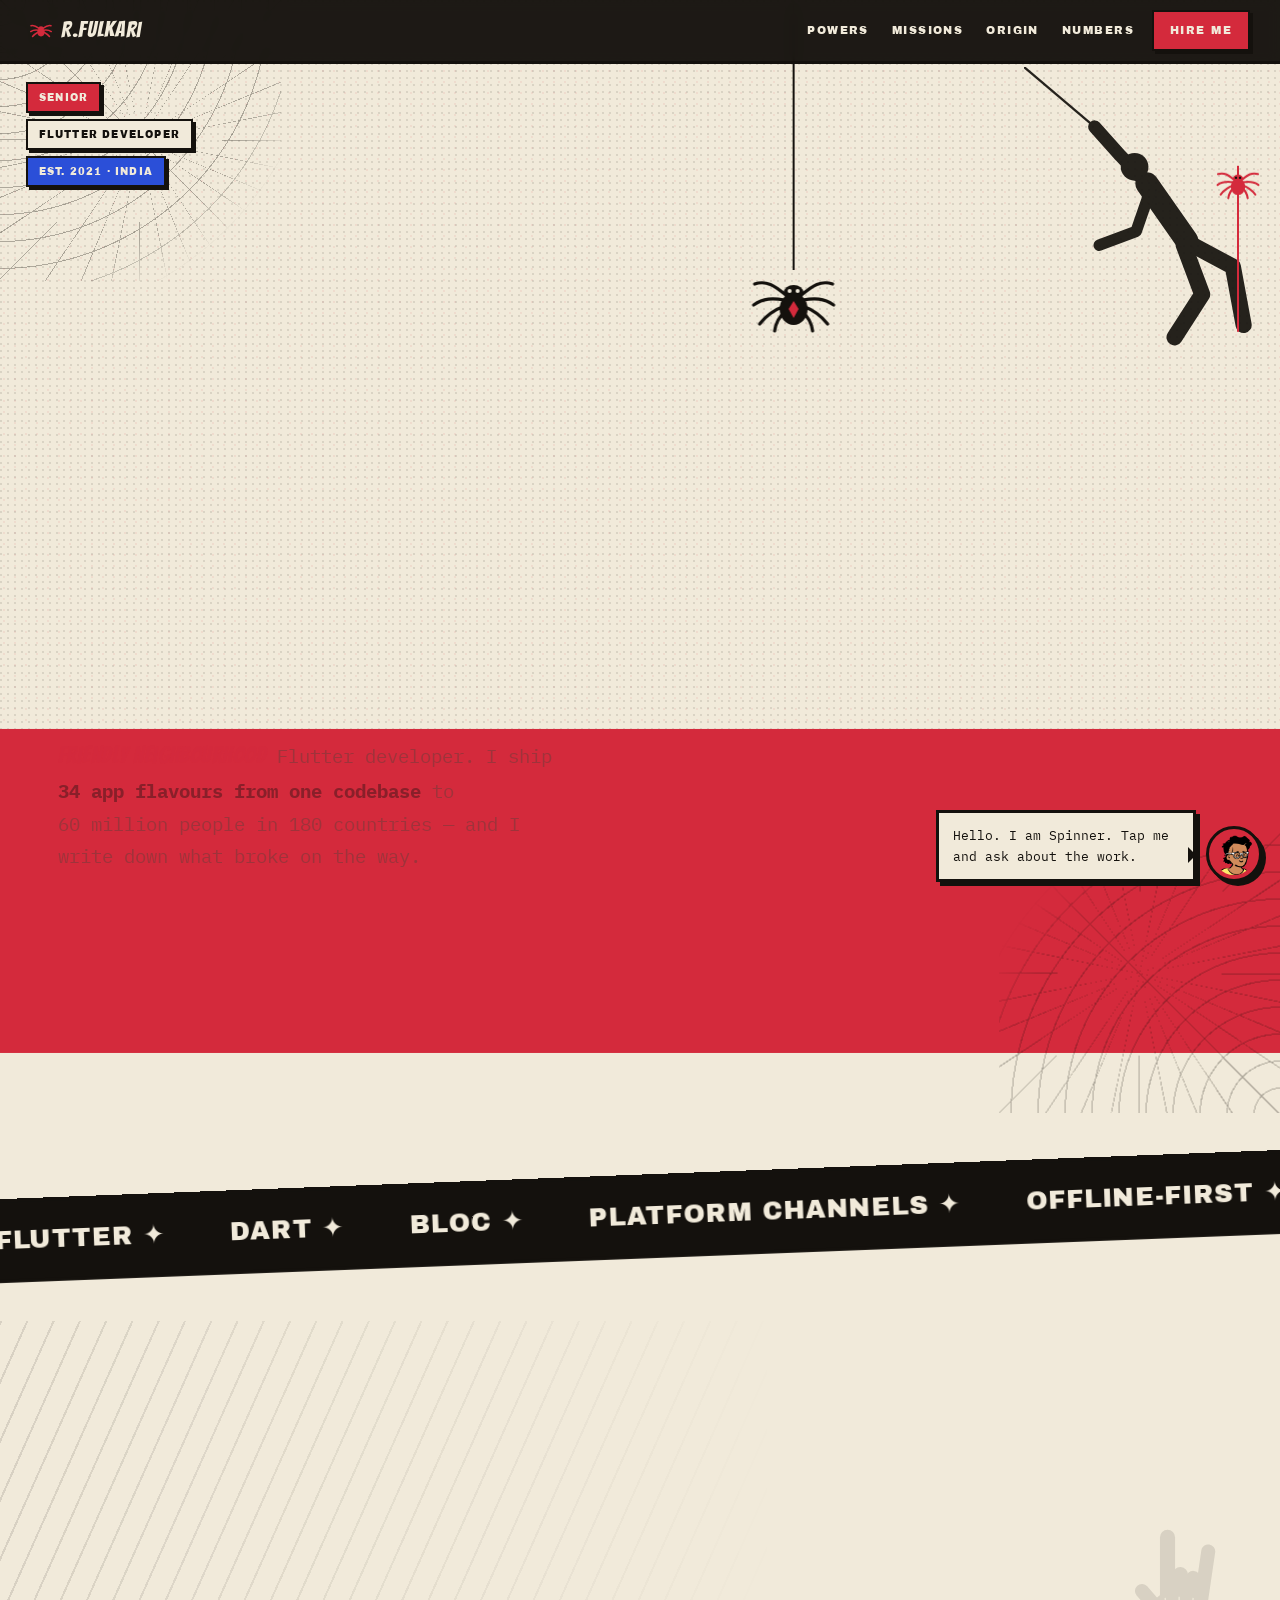
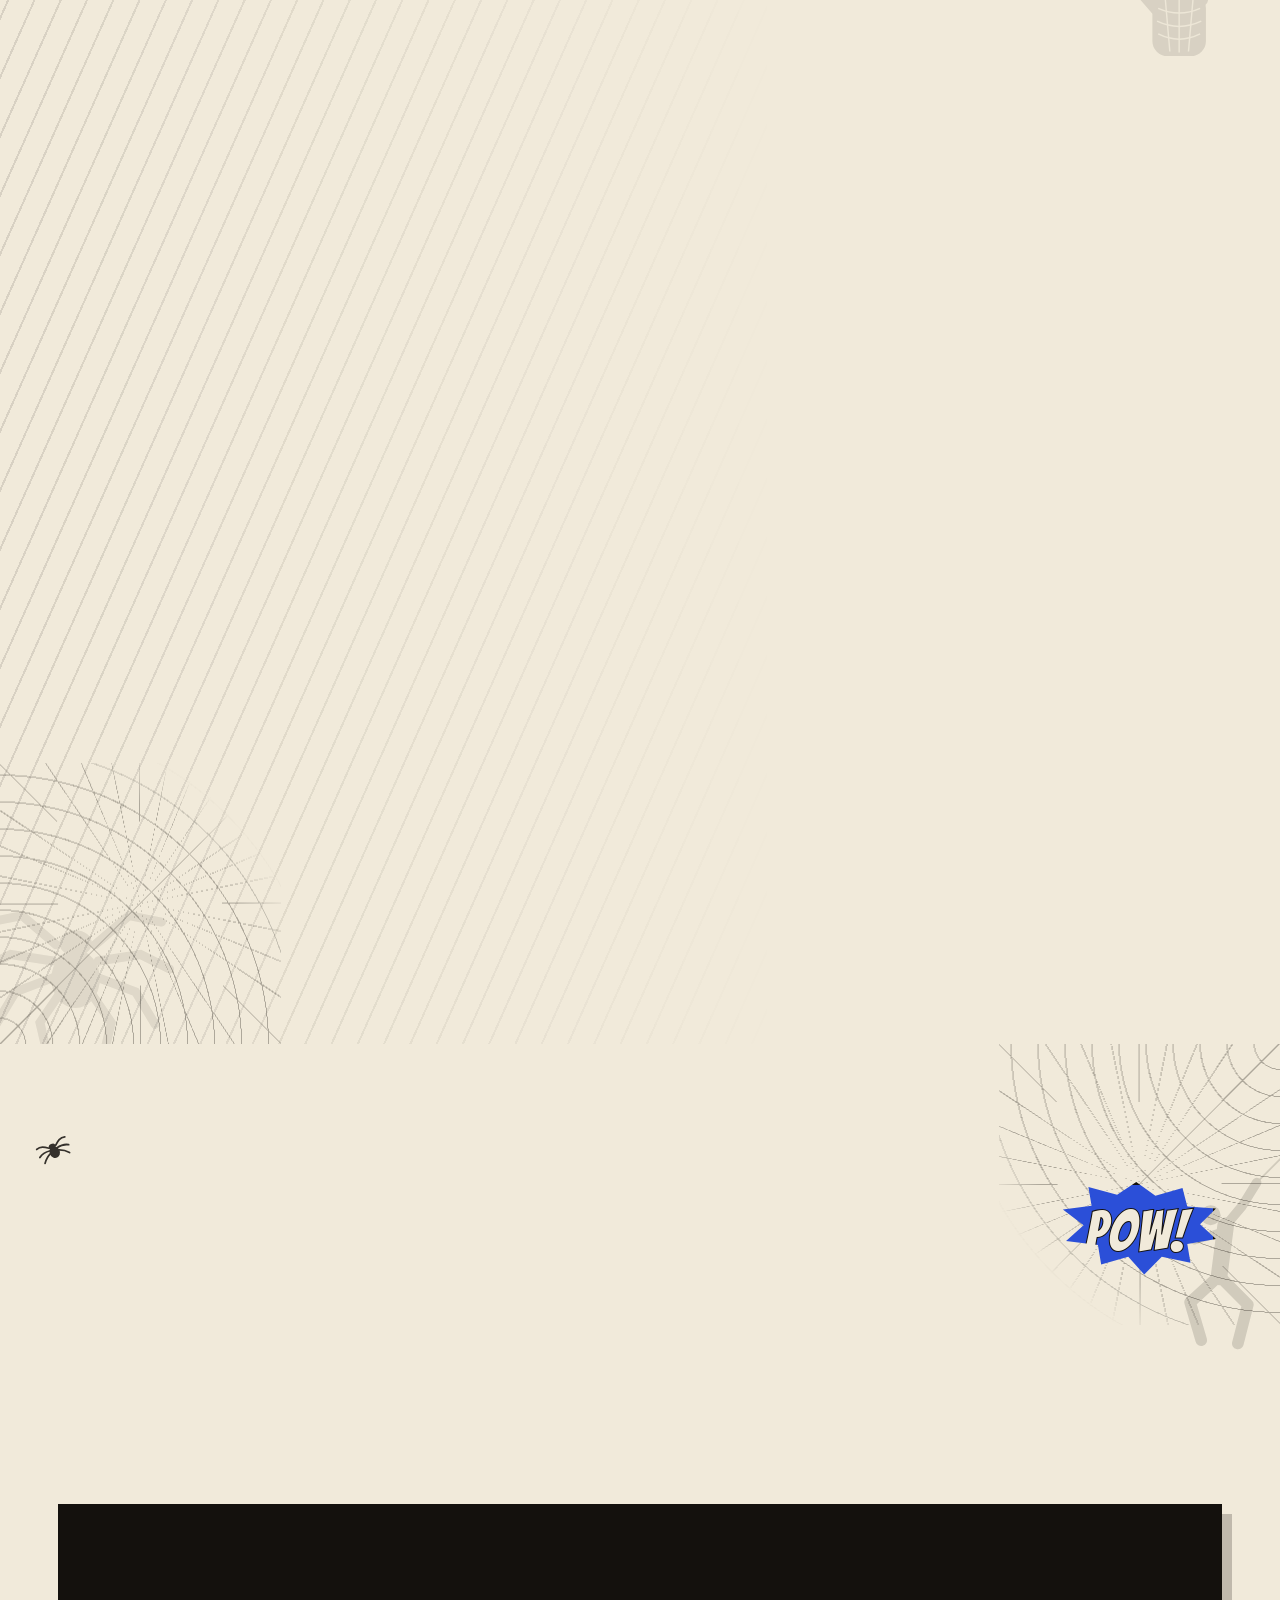
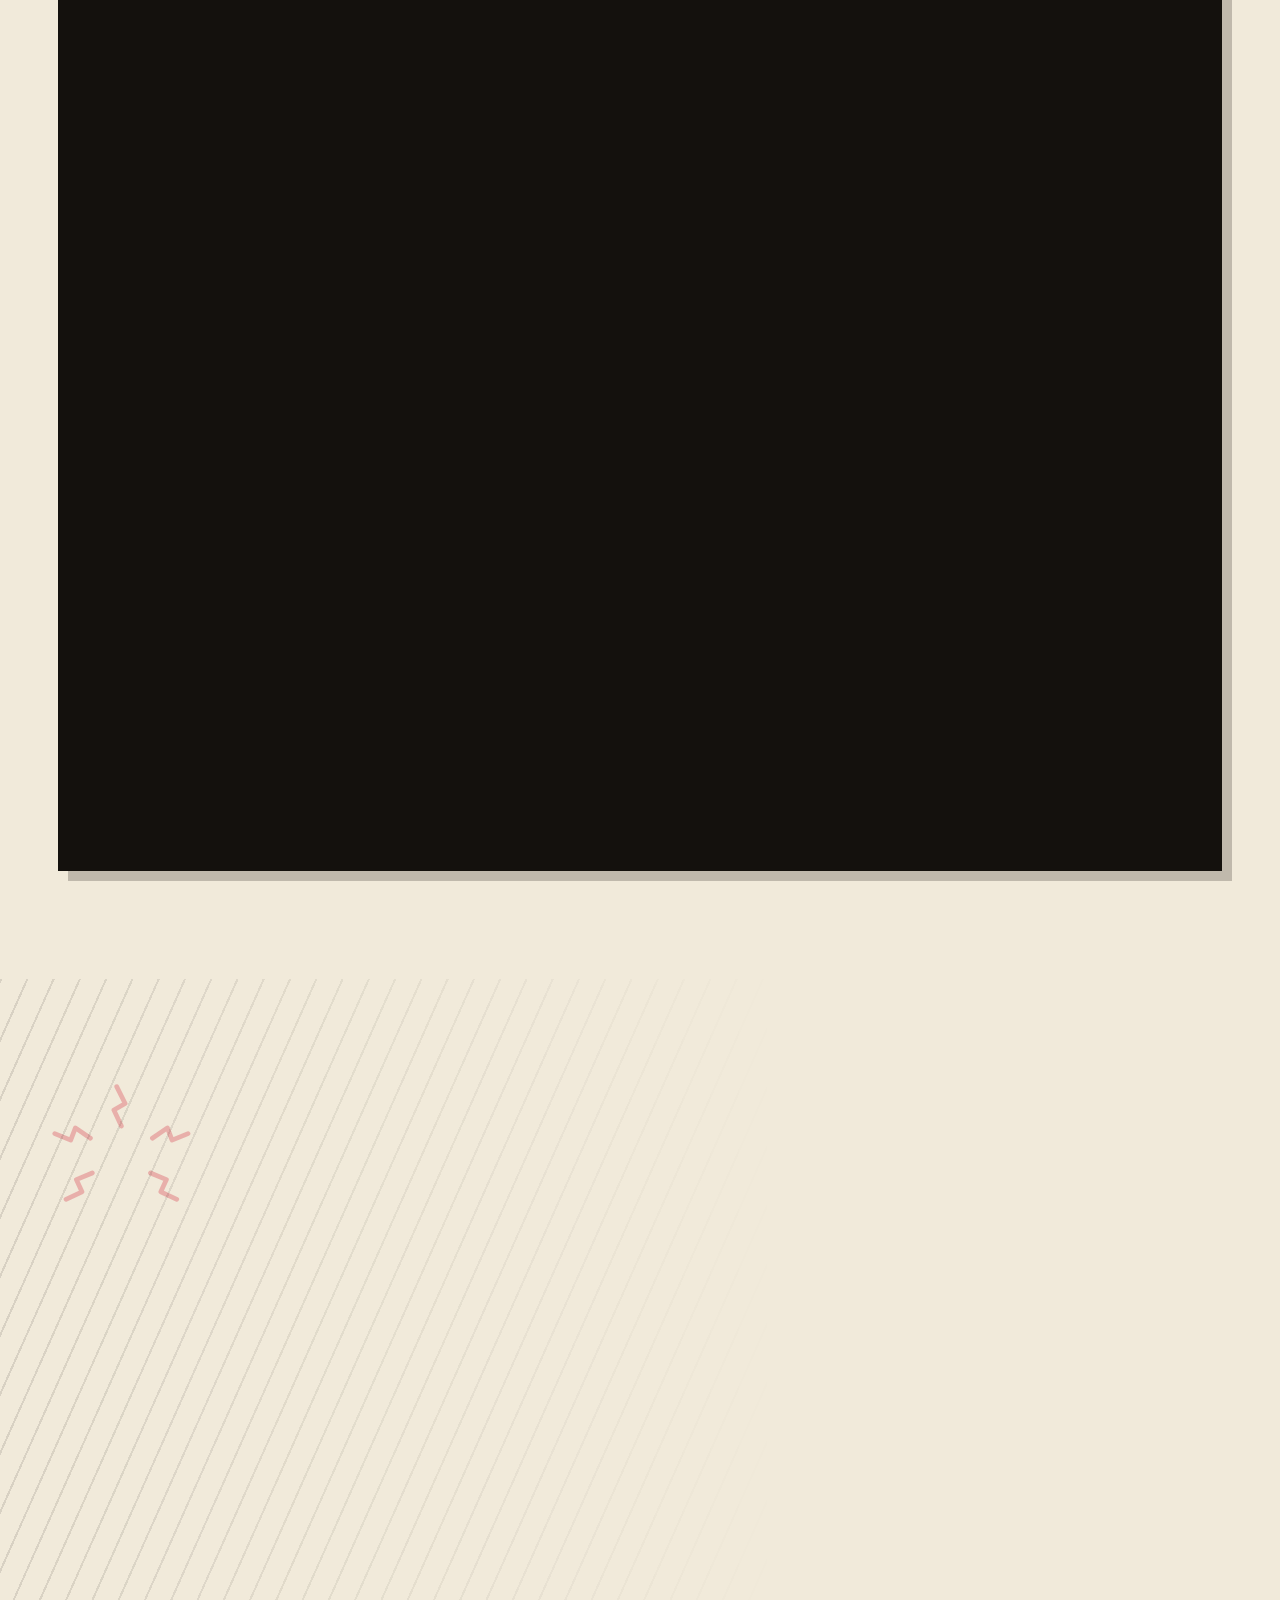
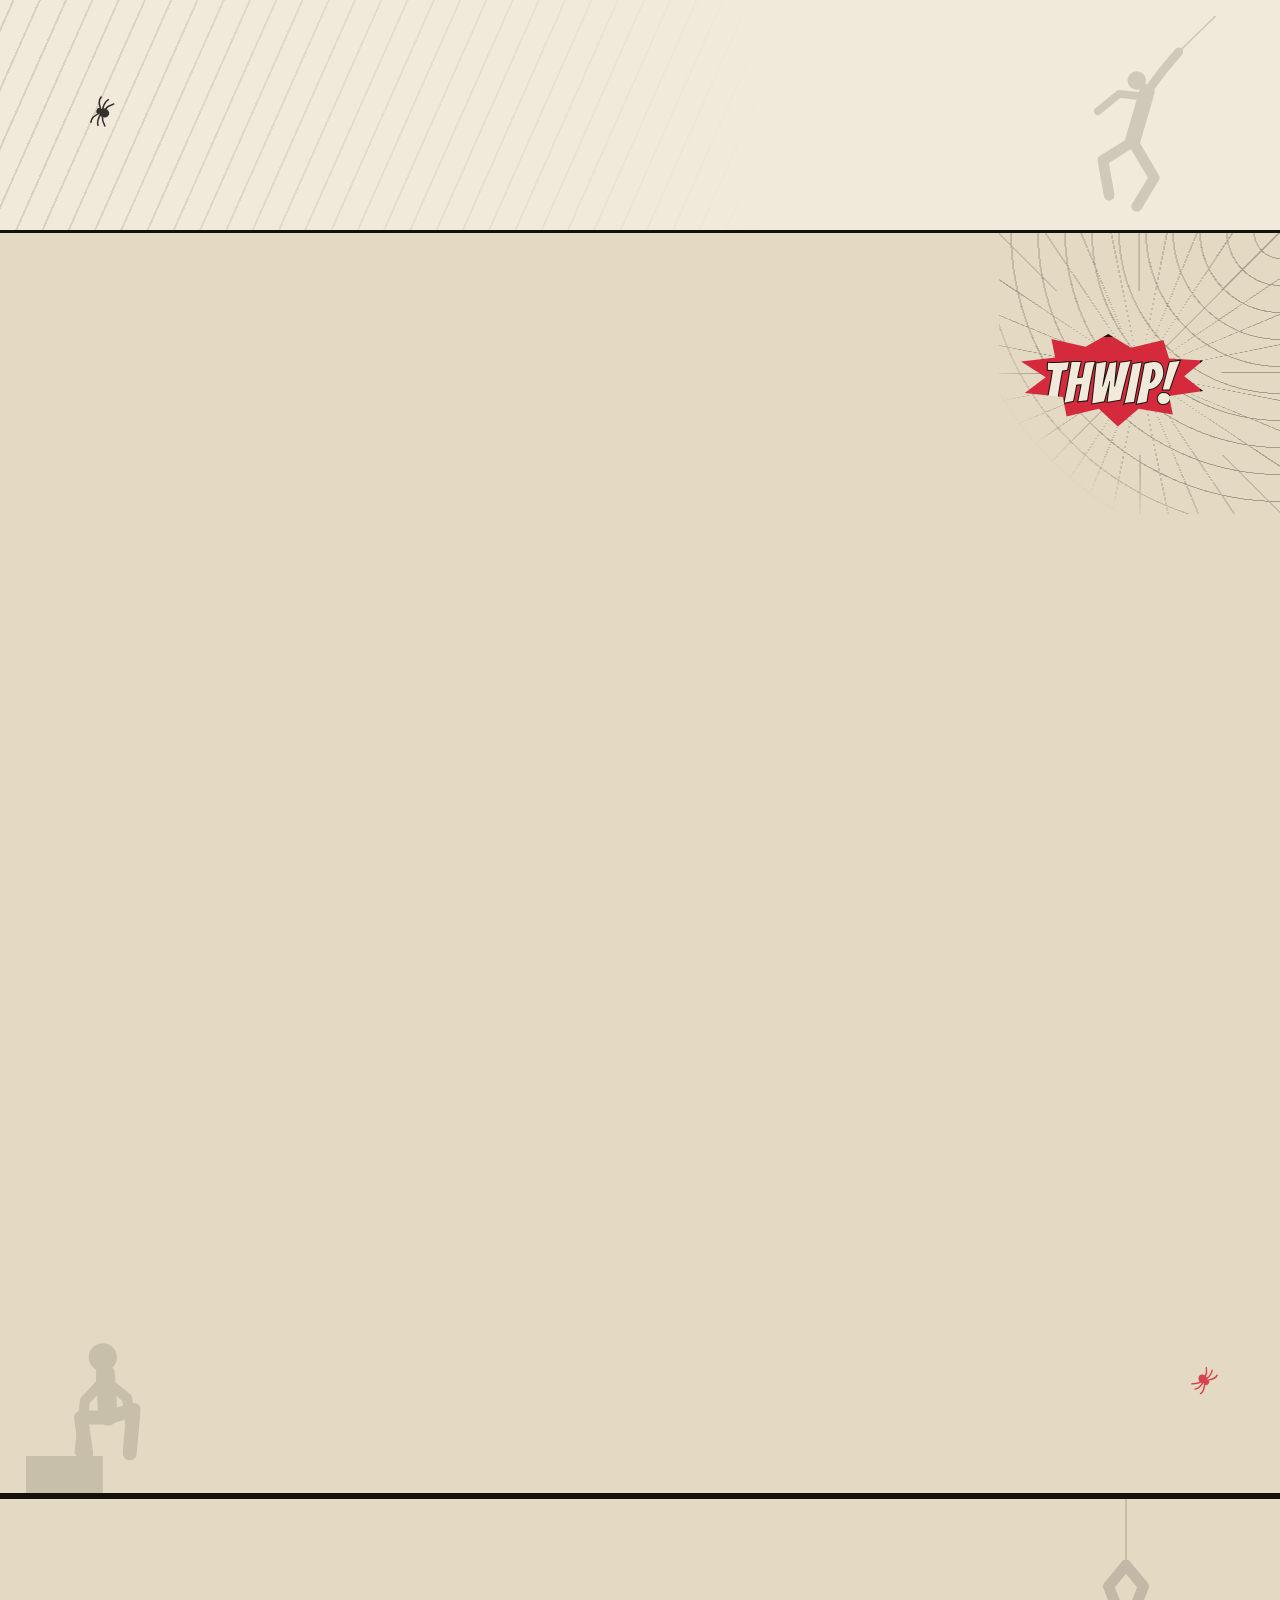
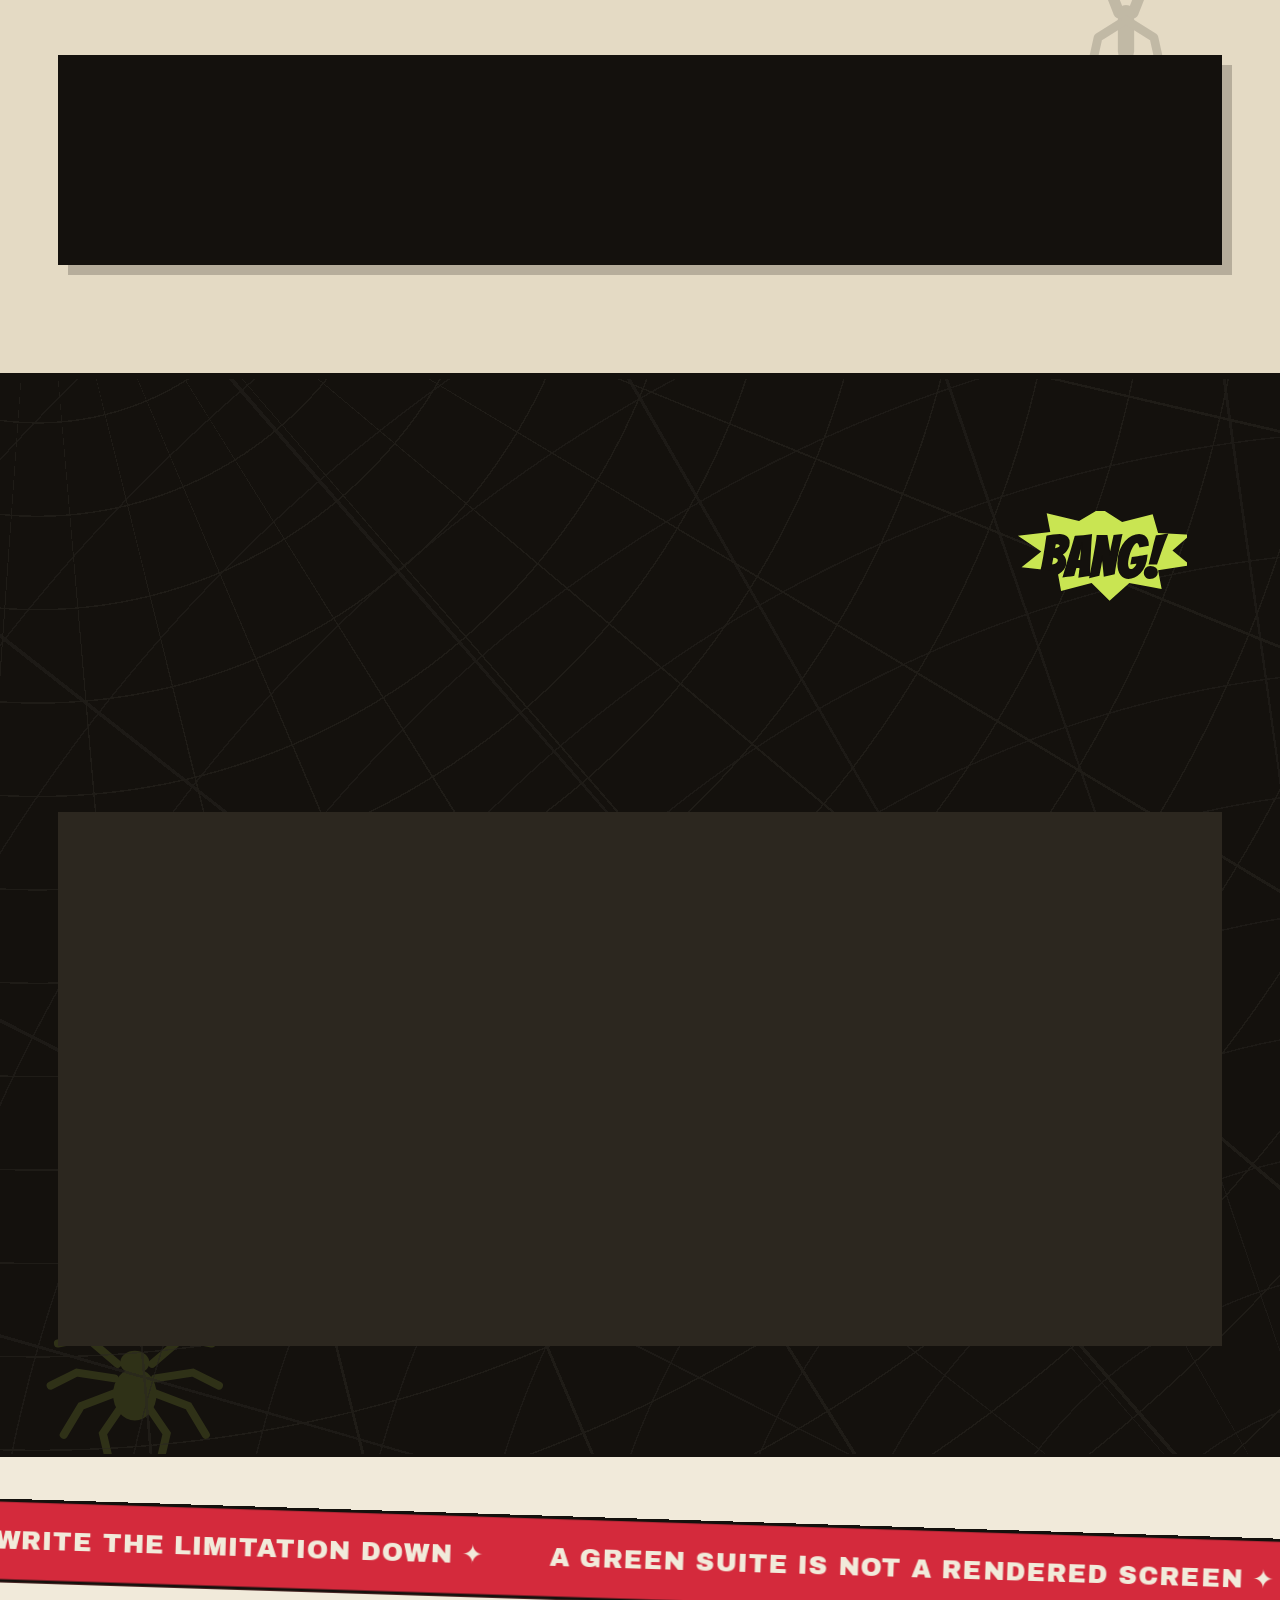
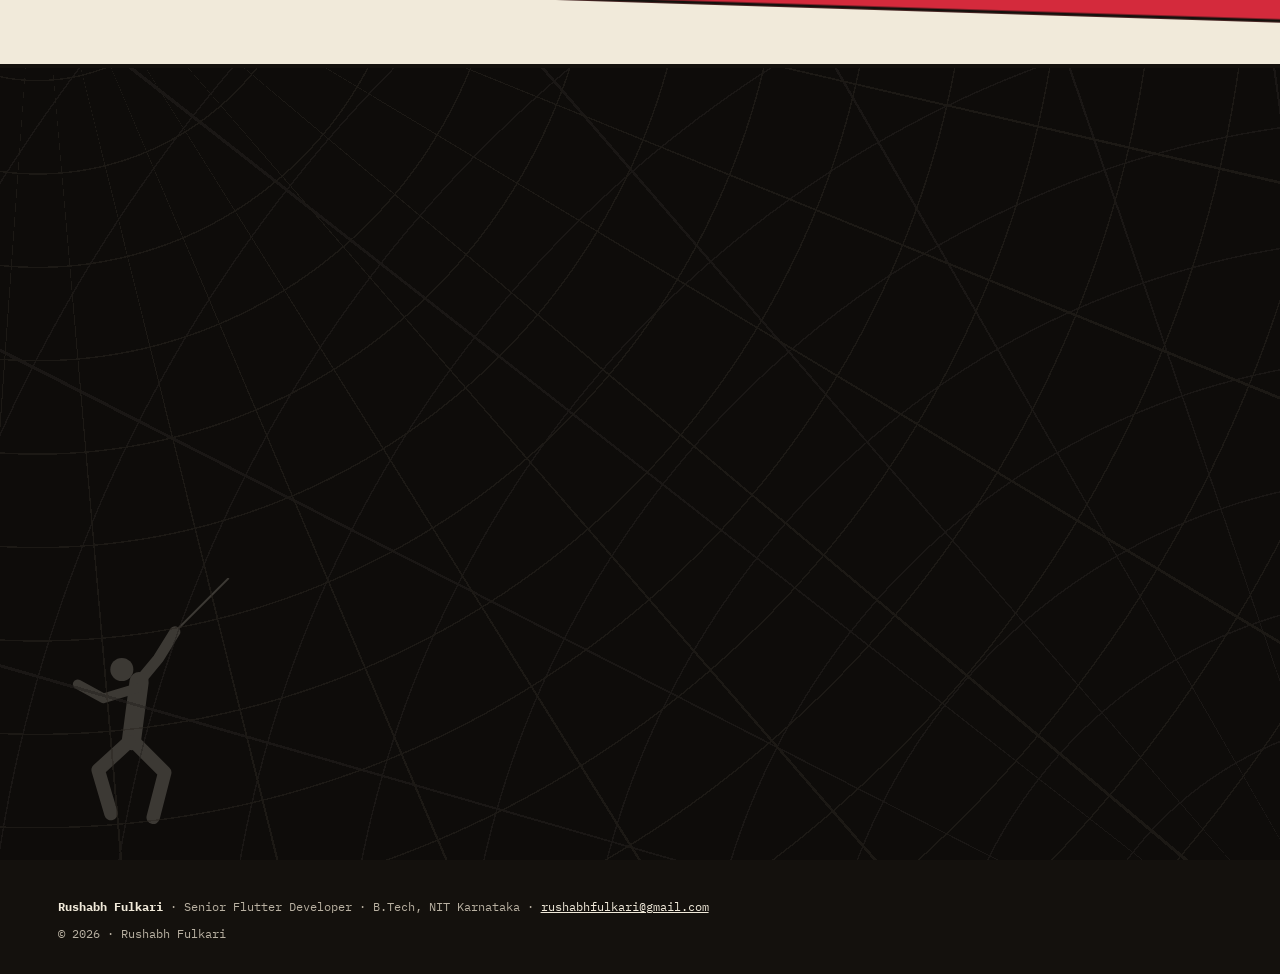
<file: index.html>
<!doctype html>
<html lang="en">
<head>
<meta charset="utf-8">
<meta name="viewport" content="width=device-width, initial-scale=1">
<title>Rushabh Fulkari — Senior Flutter Developer</title>
<meta name="description" content="Senior Flutter developer. Five years shipping production cross-platform apps — 34 app flavours, 60M+ members, 180 countries. Currently at CupidMedia.">
<meta name="theme-color" content="#F1EADA">
<meta property="og:title" content="Rushabh Fulkari — Senior Flutter Developer">
<meta property="og:description" content="34 app flavours. 60M+ members. 180 countries. Five years of production Flutter, written down.">
<meta property="og:image" content="https://rushabhfulkari.github.io/art/app_icon.png">
<meta property="og:url" content="https://rushabhfulkari.github.io/">
<meta name="twitter:card" content="summary_large_image">
<link rel="icon" type="image/png" sizes="64x64" href="favicon.png">
<link rel="apple-touch-icon" href="art/app_icon.png">
<link rel="preconnect" href="https://fonts.googleapis.com">
<link rel="preconnect" href="https://fonts.gstatic.com" crossorigin>
<link href="https://fonts.googleapis.com/css2?family=Archivo+Black&family=Bangers&family=IBM+Plex+Mono:wght@400;500;600&display=swap" rel="stylesheet">
<link rel="stylesheet" href="assets/comic.css?v=20260909212357">
</head>
<body id="top">
<header class="topbar">
  <a class="topbar__logo" href="#top">
    <svg width="22" height="18" viewBox="0 0 86 66" fill="none" aria-hidden="true">
      <g stroke="#D42A3C" stroke-width="6" stroke-linecap="round">
        <path d="M34 26C24 18 16 12 4 16"/><path d="M34 34C22 32 13 32 3 39"/>
        <path d="M52 26C62 18 70 12 82 16"/><path d="M52 34C64 32 73 32 83 39"/>
        <path d="M34 40C24 46 17 50 10 58"/><path d="M52 40C62 46 69 50 76 58"/>
      </g>
      <ellipse cx="43" cy="26" rx="10" ry="8" fill="#D42A3C"/>
      <ellipse cx="43" cy="42" rx="14" ry="16" fill="#D42A3C"/>
    </svg>
    R.Fulkari
  </a>
  <span class="topbar__spacer"></span>
  <nav class="topbar__links" aria-label="Sections">
    <a href="#powers">Powers</a>
    <a href="#missions">Missions</a>
    <a href="#origin">Origin</a>
    <a href="#numbers">Numbers</a>
  </nav>
  <a class="topbar__cta" href="#contact">Hire me</a>
</header>

<div class="corner-id">
  <span class="stamp stamp--red">Senior</span>
  <span class="stamp">Flutter Developer</span>
  <span class="stamp stamp--blue">Est. 2021 · India</span>
</div>

<nav class="corner-nav" aria-label="Sections">
  <button class="corner-nav__btn" type="button" aria-expanded="false" aria-controls="navsheet">
    <span class="corner-nav__bars" aria-hidden="true"><i></i><i></i><i></i></span>
    <span class="corner-nav__label">Menu</span>
  </button>
  <div class="corner-nav__sheet" id="navsheet" hidden>
    <a href="#powers"><span>01</span>My powers</a>
    <a href="#missions"><span>02</span>Selected work</a>
    <a href="#origin"><span>03</span>Origin story</a>
    <a href="#numbers"><span>04</span>The numbers</a>
    <a href="https://rushabhfulkari.github.io/cadence/"><span>07</span>Cadence, live ↗</a>
    <a href="rushabh-fulkari-cv.pdf"><span>08</span>CV / PDF ↗</a>
    <a href="#contact"><span>09</span>Get in touch</a>
  </div>
</nav>

<div class="scrollbug" aria-hidden="true">
  <span class="scrollbug__thread"></span>
  <svg class="scrollbug__body" width="44" height="34" viewBox="0 0 86 66" fill="none">
    <g stroke="#D42A3C" stroke-width="4" stroke-linecap="round" fill="none">
      <path d="M34 26C24 18 16 12 4 16"/><path d="M34 32C22 30 13 30 3 37"/>
      <path d="M34 38C23 42 16 47 9 56"/><path d="M35 43C28 49 25 55 24 63"/>
      <path d="M52 26C62 18 70 12 82 16"/><path d="M52 32C64 30 73 30 83 37"/>
      <path d="M52 38C63 42 70 47 77 56"/><path d="M51 43C58 49 61 55 62 63"/>
    </g>
    <ellipse cx="43" cy="25" rx="10" ry="8" fill="#D42A3C"/>
    <ellipse cx="43" cy="41" rx="14" ry="16" fill="#D42A3C"/>
    <circle cx="39" cy="23" r="2.4" fill="#14110D"/><circle cx="47" cy="23" r="2.4" fill="#14110D"/>
  </svg>
</div>


<div class="spider" aria-hidden="true">
  <div class="spider__pivot">
  <span class="spider__thread"></span>
  <svg class="spider__body" width="86" height="66" viewBox="0 0 86 66" fill="none">
    <g stroke="#14110D" stroke-width="3.2" stroke-linecap="round" fill="none">
      <path d="M34 26C24 18 16 12 4 16"/>
      <path d="M34 32C22 30 13 30 3 37"/>
      <path d="M34 38C23 42 16 47 9 56"/>
      <path d="M35 43C28 49 25 55 24 63"/>
      <path d="M52 26C62 18 70 12 82 16"/>
      <path d="M52 32C64 30 73 30 83 37"/>
      <path d="M52 38C63 42 70 47 77 56"/>
      <path d="M51 43C58 49 61 55 62 63"/>
    </g>
    <ellipse cx="43" cy="25" rx="10" ry="8" fill="#14110D"/>
    <ellipse cx="43" cy="41" rx="14" ry="16" fill="#14110D"/>
    <path d="M43 33l5 8-5 9-5-9z" fill="#D42A3C"/>
    <circle cx="39" cy="23" r="2" fill="#F1EADA"/>
    <circle cx="47" cy="23" r="2" fill="#F1EADA"/>
  </svg>
  </div>
</div>

<div class="loader" id="loader" role="status" aria-label="Loading">
  <div class="loader__half loader__half--top"></div>
  <div class="loader__half loader__half--bot"></div>
  <span class="loader__thread" aria-hidden="true"></span>
  <span class="loader__bug" aria-hidden="true"><svg viewBox="0 0 86 66" fill="none" aria-hidden="true"><g stroke="#14110D" stroke-width="4.4" stroke-linecap="round"><path d="M34 26C24 18 16 12 4 16"/><path d="M34 33C22 31 13 31 3 38"/><path d="M34 39C23 43 16 48 9 57"/><path d="M52 26C62 18 70 12 82 16"/><path d="M52 33C64 31 73 31 83 38"/><path d="M52 39C63 43 70 48 77 57"/></g><ellipse cx="43" cy="25" rx="9" ry="7" fill="#14110D"/><ellipse cx="43" cy="41" rx="13" ry="15" fill="#14110D"/></svg></span>
  <div class="loader__inner">
    <div class="loader__web">
      <svg viewBox="0 0 240 240" fill="none" aria-hidden="true">
        <g class="loader__spokes" stroke="#14110D" stroke-width="2.6" stroke-linecap="round"></g>
        <g class="loader__rings" stroke="#14110D" stroke-width="2.6" fill="none"></g>
      </svg>
      <span class="loader__num">0%</span>
    </div>
    <p class="loader__sub">spinning the web&hellip;</p>
  </div>
</div>

<!-- ══════════════ HERO ══════════════ -->
<header class="hero">
  <span class="figure figure--hero figure--sway" aria-hidden="true"><svg viewBox="0 0 300 470" fill="none" aria-hidden="true"><path d="M0 0 L92 78" stroke="currentColor" stroke-width="3"/><g stroke="currentColor" stroke-linecap="round" stroke-linejoin="round"><path d="M92 78 L126 116 L160 152" stroke-width="17"/><path d="M160 152 L212 226" stroke-width="30"/><path d="M164 162 L146 214 L98 232" stroke-width="15"/><path d="M216 230 L272 260 L286 336" stroke-width="21"/><path d="M208 232 L232 296 L196 352" stroke-width="21"/></g><circle cx="144" cy="130" r="18" fill="currentColor"/></svg></span>

  <span class="web web--tl" aria-hidden="true"></span>
  <span class="web web--br" aria-hidden="true"></span>
  <div class="wrap" style="width:100%">

    <h1 class="display display--tone hero__name" data-fx="drift" data-to="130">
      <span data-text="Rushabh">Rushabh</span><span data-text="Fulkari">Fulkari</span>
    </h1>

    <div class="hero__grid">
      <div>
        <p class="hero__tag" data-fx="rise">
          <span class="script">Friendly neighbourhood</span> Flutter developer.
          I ship <b>34 app flavours from one codebase</b> to 60&nbsp;million
          people in 180 countries — and I write down what broke on the way.
        </p>

        <div class="hero__cta" data-fx="rise">
          <a class="btn" href="#missions">Read the missions</a>
          <a class="btn btn--ghost" href="rushabh-fulkari-cv.pdf">CV / PDF</a>
        </div>

        <p class="hero__scroll" data-fx="rise">Scroll <span>↓</span></p>
      </div>

      <aside class="hero__aside" data-fx="drift" data-to="-70">
        <div class="hero__card" data-fx="rise">
          <h4>Currently</h4>
          <p>CupidMedia — 34 flavours, one Flutter codebase, 60M members across
             180 countries.</p>
        </div>
        <div class="hero__card" data-fx="rise" style="transform:rotate(-1.1deg)">
          <h4>Open to</h4>
          <p>Senior Flutter roles. Offline-first, multi-flavour scale, and the
             monetisation and compliance work that comes with real users.</p>
        </div>
        <div class="hero__card" data-fx="rise" style="transform:rotate(.5deg)">
          <h4>Latest</h4>
          <p><a href="https://rushabhfulkari.github.io/cadence/">Cadence</a> —
             ten production-grade Flutter features, running in your browser.</p>
        </div>
      </aside>
    </div>
  </div>
</header>

<div class="marquee">
  <div class="marquee__track">
    <span>Flutter ✦</span><span>Dart ✦</span><span>BLoC ✦</span><span>Platform channels ✦</span>
    <span>Offline-first ✦</span><span>Ad monetisation ✦</span><span>Multi-flavour CI ✦</span><span>Age compliance ✦</span>
    <span>Kotlin ✦</span><span>Swift ✦</span><span>CI/CD ✦</span><span>Shipping non-stop 🕷</span>
  </div>
</div>


<!-- ══════════════ POWERS ══════════════ -->
<section id="powers">
  <span class="figure figure--shooter" aria-hidden="true"><svg viewBox="0 0 220 300" fill="none" aria-hidden="true"><g stroke="currentColor" stroke-linecap="round"><path d="M92 158 L92 54" stroke-width="26"/><path d="M150 160 L162 78" stroke-width="24"/><path d="M112 158 L114 118" stroke-width="26"/><path d="M132 158 L136 124" stroke-width="25"/><path d="M74 176 L48 146" stroke-width="24"/></g><rect x="66" y="150" width="92" height="108" rx="26" fill="currentColor"/><g stroke="var(--paper)" stroke-width="2.4" fill="none" opacity=".85"><path d="M76 176 Q112 192 148 176"/><path d="M74 198 Q112 216 150 198"/><path d="M76 220 Q112 238 148 220"/><path d="M112 156 L112 252"/><path d="M88 158 L96 250"/><path d="M136 158 L128 250"/></g></svg></span>
  <span class="figure figure--powers figure--drift" aria-hidden="true"><svg viewBox="0 0 300 300" fill="none" aria-hidden="true"><g stroke="currentColor" stroke-width="11" stroke-linecap="round"><path d="M126 128 L84 92 L44 100"/><path d="M122 148 L70 140 L34 158"/><path d="M124 168 L76 186 L52 226"/><path d="M132 186 L106 224 L114 258"/><path d="M174 128 L216 92 L256 100"/><path d="M178 148 L230 140 L266 158"/><path d="M176 168 L224 186 L248 226"/><path d="M168 186 L194 224 L186 258"/></g><ellipse cx="150" cy="126" rx="20" ry="16" fill="currentColor"/><ellipse cx="150" cy="170" rx="30" ry="36" fill="currentColor"/></svg></span>

  <span class="web web--bl" aria-hidden="true"></span>
  <span class="speedlines" aria-hidden="true"></span>
  <div class="wrap">
    <div>
      <p class="kicker" data-fx="rise">— what I actually do —</p>
      <h2 class="section-title" data-fx="rise drift" data-to="-26">My powers</h2>
      <p class="section-sub" data-fx="rise">Seven of them, and they are specific.</p>
    </div>

    <div class="powers__grid" data-stagger="0.05">
      <article class="power" data-fx="rise scale" data-from=".95" data-to="1">
        <p class="power__no">01</p>
        <h3>Cross-platform<br>architecture</h3>
        <p>Clean architecture and BLoC across 34 flavours from one codebase. Multi-flavour infrastructure that does not special-case its way into a corner.</p>
        <p class="power__tags">Flutter · Dart · BLoC · GetIt · built_value</p>
      </article>

      <article class="power" data-fx="rise scale" data-from=".95" data-to="1">
        <p class="power__no">02</p>
        <h3>Native<br>platform work</h3>
        <p>Platform channels, and native ad factories and platform views written on both iOS and Android — one Dart codebase, two native stacks, neither of them special-cased.</p>
        <p class="power__tags">Kotlin · Swift · Platform channels · Native views</p>
      </article>

      <article class="power" data-fx="rise scale" data-from=".95" data-to="1">
        <p class="power__no">03</p>
        <h3>Offline &amp;<br>real-time</h3>
        <p>Outbox queues with backoff and a written conflict rule. VoIP and WebRTC calling that survives a network drop, with call state persisted and recovered across the app lifecycle.</p>
        <p class="power__tags">SQLite · WebRTC · WebSockets · Hive</p>
      </article>

      <article class="power" data-fx="rise scale" data-from=".95" data-to="1">
        <p class="power__no">04</p>
        <h3>Monetisation<br>&amp; compliance</h3>
        <p>Ad platform built from zero — seven mediation networks, remote-configurable placements, and session-aware prefetch that ended empty slots. Age verification behind a fail-open plugin across four jurisdictions.</p>
        <p class="power__tags">AdMob · CMP SDK · Akamai BMP · GDPR</p>
      </article>

      <article class="power" data-fx="rise scale" data-from=".95" data-to="1">
        <p class="power__no">05</p>
        <h3>Testing that<br>finds things</h3>
        <p>Unit, BDD widget, integration and Maestro. The tests worth writing are the ugly ones — truncated packets, killed processes, stale versions.</p>
        <p class="power__tags">Mockito · Mocktail · Maestro · 80%+ coverage</p>
      </article>

      <article class="power" data-fx="rise scale" data-from=".95" data-to="1">
        <p class="power__no">06</p>
        <h3>Shipping<br>machinery</h3>
        <p>Bitrise, Fastlane and GitHub Actions. An 80% cut in deployment time is the difference between bi-weekly releases and releases when someone is free.</p>
        <p class="power__tags">Bitrise · Fastlane · Sentry · Raygun</p>
      </article>

      <article class="power" data-fx="rise scale" data-from=".95" data-to="1">
        <p class="power__no">07</p>
        <h3>Building<br>with AI</h3>
        <p>Claude in the loop daily. Ask for the seam, not the feature; make it write the limitation down; and never let a green test suite stand in for looking.</p>
        <p class="power__tags">Claude · agent loops · tool schemas</p>
      </article>
    </div>
  </div>
</section>

<!-- ══════════════ MISSIONS ══════════════ -->
<section id="missions">
  <span class="figure figure--missions figure--sway" aria-hidden="true"><svg viewBox="0 0 300 470" fill="none" aria-hidden="true"><path d="M298 0 L214 84" stroke="currentColor" stroke-width="3"/><g stroke="currentColor" stroke-linecap="round" stroke-linejoin="round"><path d="M214 84 L188 126 L158 162" stroke-width="17"/><path d="M158 162 L146 254" stroke-width="30"/><path d="M155 172 L102 188 L62 166" stroke-width="15"/><path d="M150 256 L198 304 L180 374" stroke-width="21"/><path d="M142 256 L94 300 L114 368" stroke-width="21"/></g><circle cx="131" cy="143" r="18" fill="currentColor"/></svg></span>

  <span class="web web--tr" aria-hidden="true"></span>
  <span class="crawler" style="top:6%;left:3%;transform:rotate(-24deg)" aria-hidden="true"><svg width="34" height="26" viewBox="0 0 86 66" fill="none" aria-hidden="true"><g stroke="#14110D" stroke-width="4.5" stroke-linecap="round"><path d="M34 26C24 18 16 12 4 16"/><path d="M34 33C22 31 13 31 3 38"/><path d="M34 39C23 43 16 48 9 57"/><path d="M52 26C62 18 70 12 82 16"/><path d="M52 33C64 31 73 31 83 38"/><path d="M52 39C63 43 70 48 77 57"/></g><ellipse cx="43" cy="25" rx="9" ry="7" fill="#14110D"/><ellipse cx="43" cy="41" rx="13" ry="15" fill="#14110D"/></svg></span>
  <span class="fx fx--blue" style="top:9%;right:5%" aria-hidden="true">POW!</span>
  <div class="wrap">
    <p class="kicker" data-fx="rise">— the missions —</p>
    <h2 class="section-title" data-fx="rise drift" data-to="-26">Selected<br>work</h2>
    <p class="section-sub" data-fx="rise">Five that are worth opening. One of them you can run in this browser.</p>

    <div class="missions__grid page-grid" data-stagger="0.05">
      <a class="mission mission--wide" data-fx="rise scale" data-from=".94" data-to="1" data-start=".95" data-end=".5" href="https://rushabhfulkari.github.io/cadence/">
        <div class="mission__top">
          <span class="tape-print mission__art"><img src="art/sessions.png" alt=""></span>
          <div>
            <p class="mission__id">M-01 · live in your browser</p>
            <h3>Cadence</h3>
          </div>
        </div>
        <p>
          A Flutter reference app built to be read as much as run. Ten
          production-grade features in one codebase, each with the trade-off it
          makes written down beside the working code — offline-first sync over
          SQLite with an outbox queue and a documented conflict rule, an LLM
          agent loop with typed tool schemas, server-driven UI on a versioned
          schema, and a WCAG AA audit with computed contrast ratios.
        </p>
        <div class="chips">
          <span class="chip chip--red">Live demo</span>
          <span class="chip chip--blue">Source on GitHub</span>
        </div>
        <p class="mission__tags">Flutter · Dart · BLoC · SQLite · CI</p>
      </a>

      <div class="mission" data-fx="rise scale" data-from=".94" data-to="1" data-start=".95" data-end=".5">
        <div class="mission__top">
          <span class="tape-print mission__art"><img src="art/feed.png" alt=""></span>
          <div><p class="mission__id">M-02 · 2025 → now</p><h3>CupidMedia</h3></div>
        </div>
        <p>
          34 app flavours, one codebase, 60M members. Built the ad monetisation
          platform from zero — banner, interstitial and native formats, seven
          mediation networks, all of it remote-configurable so experiments ship
          without a release. Extended Akamai bot protection from three endpoints
          to the whole account surface, and cut sign-in crash noise by 40% moving
          to Google Sign-In v7 with Credential Manager.
        </p>
        <div class="chips">
          <span class="chipgroup"><a class="chip" href="https://www.afrointroductions.com/">AfroIntroductions</a><a class="chip chip--store" href="https://play.google.com/store/apps/details?id=com.cupidmedia.wrapper.afrointroductions" aria-label="Get it on Google Play"><svg viewBox="0 0 24 24" fill="currentColor" aria-hidden="true" focusable="false"><g stroke="currentColor" stroke-width="1.3" stroke-linecap="round" fill="none"><path d="M7.4 1.9 8.9 4.3"/><path d="M16.6 1.9 15.1 4.3"/></g><path fill-rule="evenodd" d="M5.7 9.4a6.3 6.3 0 0 1 12.6 0zM9.6 6a.85.85 0 1 0 0 1.7.85.85 0 0 0 0-1.7m4.8 0a.85.85 0 1 0 0 1.7.85.85 0 0 0 0-1.7"/><rect x="5.7" y="10.5" width="12.6" height="8.2" rx="1.5"/><rect x="1.9" y="10.5" width="2.7" height="7.2" rx="1.35"/><rect x="19.4" y="10.5" width="2.7" height="7.2" rx="1.35"/><rect x="8" y="19.3" width="2.7" height="3.9" rx="1.35"/><rect x="13.3" y="19.3" width="2.7" height="3.9" rx="1.35"/></svg></a><a class="chip chip--store" href="https://apps.apple.com/in/app/afrointroductions-afro-dating/id1597869513" aria-label="Download on the App Store"><svg viewBox="0 0 24 24" fill="currentColor" aria-hidden="true" focusable="false"><path d="M17.05 12.53c-.02-2.2 1.8-3.26 1.88-3.31-1.02-1.5-2.62-1.7-3.18-1.72-1.35-.14-2.64.79-3.33.79-.69 0-1.75-.77-2.87-.75-1.48.02-2.84.86-3.6 2.18-1.53 2.66-.39 6.6 1.1 8.76.73 1.06 1.6 2.25 2.74 2.2 1.1-.04 1.51-.71 2.84-.71 1.32 0 1.7.71 2.86.69 1.18-.02 1.93-1.08 2.65-2.14.84-1.23 1.18-2.42 1.2-2.48-.03-.01-2.29-.88-2.31-3.5Z"/><path d="M14.9 5.6c.6-.73 1.01-1.75.9-2.76-.87.04-1.92.58-2.55 1.3-.56.64-1.05 1.68-.92 2.67.97.08 1.96-.49 2.57-1.21Z"/></svg></a></span>
          <span class="chipgroup"><a class="chip" href="https://www.muslima.com/">Muslima</a><a class="chip chip--store" href="https://play.google.com/store/apps/details?id=com.cupidmedia.wrapper.muslima" aria-label="Get it on Google Play"><svg viewBox="0 0 24 24" fill="currentColor" aria-hidden="true" focusable="false"><g stroke="currentColor" stroke-width="1.3" stroke-linecap="round" fill="none"><path d="M7.4 1.9 8.9 4.3"/><path d="M16.6 1.9 15.1 4.3"/></g><path fill-rule="evenodd" d="M5.7 9.4a6.3 6.3 0 0 1 12.6 0zM9.6 6a.85.85 0 1 0 0 1.7.85.85 0 0 0 0-1.7m4.8 0a.85.85 0 1 0 0 1.7.85.85 0 0 0 0-1.7"/><rect x="5.7" y="10.5" width="12.6" height="8.2" rx="1.5"/><rect x="1.9" y="10.5" width="2.7" height="7.2" rx="1.35"/><rect x="19.4" y="10.5" width="2.7" height="7.2" rx="1.35"/><rect x="8" y="19.3" width="2.7" height="3.9" rx="1.35"/><rect x="13.3" y="19.3" width="2.7" height="3.9" rx="1.35"/></svg></a><a class="chip chip--store" href="https://apps.apple.com/in/app/muslima-halal-muslim-dating/id1580680952" aria-label="Download on the App Store"><svg viewBox="0 0 24 24" fill="currentColor" aria-hidden="true" focusable="false"><path d="M17.05 12.53c-.02-2.2 1.8-3.26 1.88-3.31-1.02-1.5-2.62-1.7-3.18-1.72-1.35-.14-2.64.79-3.33.79-.69 0-1.75-.77-2.87-.75-1.48.02-2.84.86-3.6 2.18-1.53 2.66-.39 6.6 1.1 8.76.73 1.06 1.6 2.25 2.74 2.2 1.1-.04 1.51-.71 2.84-.71 1.32 0 1.7.71 2.86.69 1.18-.02 1.93-1.08 2.65-2.14.84-1.23 1.18-2.42 1.2-2.48-.03-.01-2.29-.88-2.31-3.5Z"/><path d="M14.9 5.6c.6-.73 1.01-1.75.9-2.76-.87.04-1.92.58-2.55 1.3-.56.64-1.05 1.68-.92 2.67.97.08 1.96-.49 2.57-1.21Z"/></svg></a></span>
          <span class="chipgroup"><a class="chip" href="https://www.thaicupid.com/">ThaiCupid</a><a class="chip chip--store" href="https://play.google.com/store/apps/details?id=com.cupidmedia.wrapper.thaicupid" aria-label="Get it on Google Play"><svg viewBox="0 0 24 24" fill="currentColor" aria-hidden="true" focusable="false"><g stroke="currentColor" stroke-width="1.3" stroke-linecap="round" fill="none"><path d="M7.4 1.9 8.9 4.3"/><path d="M16.6 1.9 15.1 4.3"/></g><path fill-rule="evenodd" d="M5.7 9.4a6.3 6.3 0 0 1 12.6 0zM9.6 6a.85.85 0 1 0 0 1.7.85.85 0 0 0 0-1.7m4.8 0a.85.85 0 1 0 0 1.7.85.85 0 0 0 0-1.7"/><rect x="5.7" y="10.5" width="12.6" height="8.2" rx="1.5"/><rect x="1.9" y="10.5" width="2.7" height="7.2" rx="1.35"/><rect x="19.4" y="10.5" width="2.7" height="7.2" rx="1.35"/><rect x="8" y="19.3" width="2.7" height="3.9" rx="1.35"/><rect x="13.3" y="19.3" width="2.7" height="3.9" rx="1.35"/></svg></a><a class="chip chip--store" href="https://apps.apple.com/in/app/thaicupid-thai-dating-chat/id1594301457" aria-label="Download on the App Store"><svg viewBox="0 0 24 24" fill="currentColor" aria-hidden="true" focusable="false"><path d="M17.05 12.53c-.02-2.2 1.8-3.26 1.88-3.31-1.02-1.5-2.62-1.7-3.18-1.72-1.35-.14-2.64.79-3.33.79-.69 0-1.75-.77-2.87-.75-1.48.02-2.84.86-3.6 2.18-1.53 2.66-.39 6.6 1.1 8.76.73 1.06 1.6 2.25 2.74 2.2 1.1-.04 1.51-.71 2.84-.71 1.32 0 1.7.71 2.86.69 1.18-.02 1.93-1.08 2.65-2.14.84-1.23 1.18-2.42 1.2-2.48-.03-.01-2.29-.88-2.31-3.5Z"/><path d="M14.9 5.6c.6-.73 1.01-1.75.9-2.76-.87.04-1.92.58-2.55 1.3-.56.64-1.05 1.68-.92 2.67.97.08 1.96-.49 2.57-1.21Z"/></svg></a></span>
          <span class="chipgroup"><a class="chip" href="https://www.filipinocupid.com/">FilipinoCupid</a><a class="chip chip--store" href="https://play.google.com/store/apps/details?id=com.cupidmedia.wrapper.filipinocupid" aria-label="Get it on Google Play"><svg viewBox="0 0 24 24" fill="currentColor" aria-hidden="true" focusable="false"><g stroke="currentColor" stroke-width="1.3" stroke-linecap="round" fill="none"><path d="M7.4 1.9 8.9 4.3"/><path d="M16.6 1.9 15.1 4.3"/></g><path fill-rule="evenodd" d="M5.7 9.4a6.3 6.3 0 0 1 12.6 0zM9.6 6a.85.85 0 1 0 0 1.7.85.85 0 0 0 0-1.7m4.8 0a.85.85 0 1 0 0 1.7.85.85 0 0 0 0-1.7"/><rect x="5.7" y="10.5" width="12.6" height="8.2" rx="1.5"/><rect x="1.9" y="10.5" width="2.7" height="7.2" rx="1.35"/><rect x="19.4" y="10.5" width="2.7" height="7.2" rx="1.35"/><rect x="8" y="19.3" width="2.7" height="3.9" rx="1.35"/><rect x="13.3" y="19.3" width="2.7" height="3.9" rx="1.35"/></svg></a><a class="chip chip--store" href="https://apps.apple.com/in/app/filipinocupid-filipino-dating/id1601320796" aria-label="Download on the App Store"><svg viewBox="0 0 24 24" fill="currentColor" aria-hidden="true" focusable="false"><path d="M17.05 12.53c-.02-2.2 1.8-3.26 1.88-3.31-1.02-1.5-2.62-1.7-3.18-1.72-1.35-.14-2.64.79-3.33.79-.69 0-1.75-.77-2.87-.75-1.48.02-2.84.86-3.6 2.18-1.53 2.66-.39 6.6 1.1 8.76.73 1.06 1.6 2.25 2.74 2.2 1.1-.04 1.51-.71 2.84-.71 1.32 0 1.7.71 2.86.69 1.18-.02 1.93-1.08 2.65-2.14.84-1.23 1.18-2.42 1.2-2.48-.03-.01-2.29-.88-2.31-3.5Z"/><path d="M14.9 5.6c.6-.73 1.01-1.75.9-2.76-.87.04-1.92.58-2.55 1.3-.56.64-1.05 1.68-.92 2.67.97.08 1.96-.49 2.57-1.21Z"/></svg></a></span>
        </div>
        <p class="mission__tags">AdMob · Akamai BMP · Age Signals · Sentry</p>
      </div>

      <div class="mission" data-fx="rise scale" data-from=".94" data-to="1" data-start=".95" data-end=".5">
        <div class="mission__top">
          <span class="tape-print mission__art"><img src="art/voice.png" alt=""></span>
          <div><p class="mission__id">M-03 · Unico Connect</p><h3>Highlands Brain</h3></div>
        </div>
        <p>
          Audio-video calling on the Stream SDK. Call initiation, acceptance and
          background handling, platform-specific call UI with custom ringtones,
          and reconnection through network drops — with call state persisting
          across the app lifecycle.
        </p>
        <div class="chips">
          <a class="chip" href="https://www.highlandsbrain.com/">Website</a><a class="chip chip--store" href="https://play.google.com/store/apps/details?id=org.hccts.brain" aria-label="Get it on Google Play"><svg viewBox="0 0 24 24" fill="currentColor" aria-hidden="true" focusable="false"><g stroke="currentColor" stroke-width="1.3" stroke-linecap="round" fill="none"><path d="M7.4 1.9 8.9 4.3"/><path d="M16.6 1.9 15.1 4.3"/></g><path fill-rule="evenodd" d="M5.7 9.4a6.3 6.3 0 0 1 12.6 0zM9.6 6a.85.85 0 1 0 0 1.7.85.85 0 0 0 0-1.7m4.8 0a.85.85 0 1 0 0 1.7.85.85 0 0 0 0-1.7"/><rect x="5.7" y="10.5" width="12.6" height="8.2" rx="1.5"/><rect x="1.9" y="10.5" width="2.7" height="7.2" rx="1.35"/><rect x="19.4" y="10.5" width="2.7" height="7.2" rx="1.35"/><rect x="8" y="19.3" width="2.7" height="3.9" rx="1.35"/><rect x="13.3" y="19.3" width="2.7" height="3.9" rx="1.35"/></svg></a><a class="chip chip--store" href="https://apps.apple.com/in/app/highlands-brain/id1614384254" aria-label="Download on the App Store"><svg viewBox="0 0 24 24" fill="currentColor" aria-hidden="true" focusable="false"><path d="M17.05 12.53c-.02-2.2 1.8-3.26 1.88-3.31-1.02-1.5-2.62-1.7-3.18-1.72-1.35-.14-2.64.79-3.33.79-.69 0-1.75-.77-2.87-.75-1.48.02-2.84.86-3.6 2.18-1.53 2.66-.39 6.6 1.1 8.76.73 1.06 1.6 2.25 2.74 2.2 1.1-.04 1.51-.71 2.84-.71 1.32 0 1.7.71 2.86.69 1.18-.02 1.93-1.08 2.65-2.14.84-1.23 1.18-2.42 1.2-2.48-.03-.01-2.29-.88-2.31-3.5Z"/><path d="M14.9 5.6c.6-.73 1.01-1.75.9-2.76-.87.04-1.92.58-2.55 1.3-.56.64-1.05 1.68-.92 2.67.97.08 1.96-.49 2.57-1.21Z"/></svg></a>
        </div>
        <p class="mission__tags">Stream SDK · WebRTC · BLoC · platform channels</p>
      </div>

      <div class="mission" data-fx="rise scale" data-from=".94" data-to="1" data-start=".95" data-end=".5">
        <div class="mission__top">
          <span class="tape-print mission__art"><img src="art/plans.png" alt=""></span>
          <div><p class="mission__id">M-04 · Bottlecap</p><h3>Sergo</h3></div>
        </div>
        <p>
          A form builder that renders text, checkbox, radio, dropdown, signature
          and file-upload fields from API configuration alone — multi-step
          validation with section progress, digital signatures and PDF
          generation.
        </p>
        <div class="chips">
          <a class="chip" href="https://www.sergo.com/">Website</a><a class="chip chip--store" href="https://play.google.com/store/apps/details?id=com.sergo.cleansapp&amp;hl=en_IN" aria-label="Get it on Google Play"><svg viewBox="0 0 24 24" fill="currentColor" aria-hidden="true" focusable="false"><g stroke="currentColor" stroke-width="1.3" stroke-linecap="round" fill="none"><path d="M7.4 1.9 8.9 4.3"/><path d="M16.6 1.9 15.1 4.3"/></g><path fill-rule="evenodd" d="M5.7 9.4a6.3 6.3 0 0 1 12.6 0zM9.6 6a.85.85 0 1 0 0 1.7.85.85 0 0 0 0-1.7m4.8 0a.85.85 0 1 0 0 1.7.85.85 0 0 0 0-1.7"/><rect x="5.7" y="10.5" width="12.6" height="8.2" rx="1.5"/><rect x="1.9" y="10.5" width="2.7" height="7.2" rx="1.35"/><rect x="19.4" y="10.5" width="2.7" height="7.2" rx="1.35"/><rect x="8" y="19.3" width="2.7" height="3.9" rx="1.35"/><rect x="13.3" y="19.3" width="2.7" height="3.9" rx="1.35"/></svg></a><a class="chip chip--store" href="https://apps.apple.com/us/app/sergo/id6450947148" aria-label="Download on the App Store"><svg viewBox="0 0 24 24" fill="currentColor" aria-hidden="true" focusable="false"><path d="M17.05 12.53c-.02-2.2 1.8-3.26 1.88-3.31-1.02-1.5-2.62-1.7-3.18-1.72-1.35-.14-2.64.79-3.33.79-.69 0-1.75-.77-2.87-.75-1.48.02-2.84.86-3.6 2.18-1.53 2.66-.39 6.6 1.1 8.76.73 1.06 1.6 2.25 2.74 2.2 1.1-.04 1.51-.71 2.84-.71 1.32 0 1.7.71 2.86.69 1.18-.02 1.93-1.08 2.65-2.14.84-1.23 1.18-2.42 1.2-2.48-.03-.01-2.29-.88-2.31-3.5Z"/><path d="M14.9 5.6c.6-.73 1.01-1.75.9-2.76-.87.04-1.92.58-2.55 1.3-.56.64-1.05 1.68-.92 2.67.97.08 1.96-.49 2.57-1.21Z"/></svg></a>
        </div>
        <p class="mission__tags">Server-driven forms · Cubit · PDF</p>
      </div>

      <div class="mission" data-fx="rise scale" data-from=".94" data-to="1" data-start=".95" data-end=".5">
        <div class="mission__top">
          <span class="tape-print mission__art"><img src="art/vault.png" alt=""></span>
          <div><p class="mission__id">M-05</p><h3>Apprintly</h3></div>
        </div>
        <p>
          Real-time order tracking over FCM, an interactive product designer with
          image manipulation and frame customisation, and an admin dashboard for
          order and delivery management. Offline persistence on Hive.
        </p>
        <p class="mission__tags">BLoC · Hive · FCM · payments</p>
      </div>
    </div>
  </div>
</section>


<!-- ══════════════ THE RULE ══════════════ -->
<section id="rule">
  <span class="figure figure--bolts" aria-hidden="true"><svg viewBox="0 0 300 300" fill="none" aria-hidden="true"><g stroke="currentColor" stroke-width="10" stroke-linecap="round" stroke-linejoin="round"><path d="M150 96 L134 62 L158 48 L140 12"/><path d="M216 122 L248 100 L258 126 L292 112"/><path d="M84 122 L52 100 L42 126 L8 112"/><path d="M212 196 L246 210 L234 236 L268 252"/><path d="M88 196 L54 210 L66 236 L32 252"/></g></svg></span>
  <span class="figure figure--rule figure--sway" aria-hidden="true"><svg viewBox="0 0 300 470" fill="none" aria-hidden="true"><path d="M300 0 L228 70" stroke="currentColor" stroke-width="3"/><g stroke="currentColor" stroke-linecap="round" stroke-linejoin="round"><path d="M228 70 L196 108 L166 148" stroke-width="17"/><path d="M166 148 L138 244" stroke-width="30"/><path d="M164 158 L112 152 L70 186" stroke-width="15"/><path d="M140 248 L180 316 L146 372" stroke-width="21"/><path d="M134 248 L80 282 L92 350" stroke-width="21"/></g><circle cx="146" cy="126" r="18" fill="currentColor"/></svg></span>

  <span class="crawler" style="bottom:12%;left:7%;transform:rotate(-68deg)" aria-hidden="true"><svg width="30" height="23" viewBox="0 0 86 66" fill="none" aria-hidden="true"><g stroke="#14110D" stroke-width="4.5" stroke-linecap="round"><path d="M34 26C24 18 16 12 4 16"/><path d="M34 33C22 31 13 31 3 38"/><path d="M34 39C23 43 16 48 9 57"/><path d="M52 26C62 18 70 12 82 16"/><path d="M52 33C64 31 73 31 83 38"/><path d="M52 39C63 43 70 48 77 57"/></g><ellipse cx="43" cy="25" rx="9" ry="7" fill="#14110D"/><ellipse cx="43" cy="41" rx="13" ry="15" fill="#14110D"/></svg></span>
  <span class="speedlines" aria-hidden="true"></span>
  <div class="wrap rule">
    <p class="rule__eyebrow" data-fx="rise">— the only rule —</p>
    <p class="rule__line" data-fx="rise scale" data-from=".92" data-to="1" data-start=".95" data-end=".45">
      Anyone can <em data-fx="mark" data-start=".82" data-end=".54">make it work</em>.<br>The job is making it <em data-fx="mark" data-start=".70" data-end=".42">cheap to change</em>
    </p>
    <p class="rule__attrib" data-fx="rise">— what thirty-four flavours teach you</p>
  </div>
</section>

<!-- ══════════════ ORIGIN ══════════════ -->
<section class="origin" id="origin">
  <span class="figure figure--origin" aria-hidden="true"><svg viewBox="0 0 300 300" fill="none" aria-hidden="true"><path d="M0 242 L120 242 L120 300 L0 300 Z" fill="currentColor"/><g stroke="currentColor" stroke-linecap="round" stroke-linejoin="round"><path d="M124 114 L128 180" stroke-width="30"/><path d="M122 124 L92 156 L84 236" stroke-width="16"/><path d="M126 126 L158 152 L166 214" stroke-width="16"/><path d="M128 182 L168 170 L162 238" stroke-width="22"/><path d="M124 182 L86 182 L94 238" stroke-width="22"/></g><circle cx="120" cy="88" r="22" fill="currentColor"/></svg></span>
  <span class="crawler" style="bottom:8%;right:5%;transform:rotate(132deg)" aria-hidden="true"><svg width="28" height="21" viewBox="0 0 86 66" fill="none" aria-hidden="true"><g stroke="#D42A3C" stroke-width="4.5" stroke-linecap="round"><path d="M34 26C24 18 16 12 4 16"/><path d="M34 33C22 31 13 31 3 38"/><path d="M34 39C23 43 16 48 9 57"/><path d="M52 26C62 18 70 12 82 16"/><path d="M52 33C64 31 73 31 83 38"/><path d="M52 39C63 43 70 48 77 57"/></g><ellipse cx="43" cy="25" rx="9" ry="7" fill="#D42A3C"/><ellipse cx="43" cy="41" rx="13" ry="15" fill="#D42A3C"/></svg></span>
  <span class="web web--tr" aria-hidden="true"></span>
  <span class="fx" style="top:8%;right:6%" aria-hidden="true">THWIP!</span>
  <div class="wrap">
    <p class="kicker" data-fx="rise">Page 1 — origin story</p>
    <h2 class="section-title" data-fx="rise drift" data-to="-26">One codebase.<br>Thirty-four apps.</h2>
    <p class="section-sub" data-fx="rise">
      Thirty-four flavours, 43 languages, 180 countries — all out of one Dart
      codebase. At that size a shortcut stops being a shortcut: a hardcoded
      string is a store review in four jurisdictions, and a bad default reaches
      60 million people before a fix can ship. So the job stops being “make it
      work” and becomes “make changing it cheap” — remote config instead of
      releases, flavour-aware CI instead of manual builds, and a written reason
      behind every trade-off.
    </p>

    <div class="origin__grid">
      <article class="beat panel panel--tilt-r" data-fx="rise slide" data-to="-70" data-start=".92" data-end=".45">
        <p class="beat__no">01 / 04</p>
        <span class="tape-print beat__art"><img src="art/coach.png" alt=""></span>
        <h3>CupidMedia, now</h3>
        <p>34 flavours, 60M members. Ad monetisation built from zero, age-verification compliance in four jurisdictions, Akamai bot protection, the Sentry migration.</p>
      </article>
      <article class="beat panel panel--tilt-l" data-fx="rise slide" data-to="70" data-start=".92" data-end=".45">
        <p class="beat__no">02 / 04</p>
        <span class="tape-print beat__art"><img src="art/voice.png" alt=""></span>
        <h3>Unico Connect</h3>
        <p>Audio-video calling on the Stream SDK. Call state that survives the app lifecycle, background handling, and reconnection through real network drops.</p>
      </article>
      <article class="beat panel panel--tilt-r" data-fx="rise slide" data-to="-70" data-start=".92" data-end=".45">
        <p class="beat__no">03 / 04</p>
        <span class="tape-print beat__art"><img src="art/plans.png" alt=""></span>
        <h3>Bottlecap &amp; Fastenal</h3>
        <p>Social, dating and e-commerce, then manufacturing tooling. A form builder that renders itself from API config — my first taste of server-driven UI.</p>
      </article>
      <article class="beat panel panel--tilt-l" data-fx="rise slide" data-to="70" data-start=".92" data-end=".45">
        <p class="beat__no">04 / 04</p>
        <span class="tape-print beat__art"><img src="art/log.png" alt=""></span>
        <h3>Freelance, 2021</h3>
        <p>Six apps across crypto, fashion, logistics and automotive. Learned to ship before learning to architect — the right order, it turns out.</p>
      </article>
    </div>
  </div>
</section>

<!-- ══════════════ NUMBERS ══════════════ -->
<!-- ══════ STRIP ══════ -->
<section class="strip" id="strip">
  <span class="figure figure--strip figure--sway" aria-hidden="true"><svg viewBox="0 0 220 380" fill="none" aria-hidden="true"><path d="M110 0 L110 112" stroke="currentColor" stroke-width="3"/><g stroke="currentColor" stroke-linecap="round" stroke-linejoin="round"><path d="M110 114 L80 150 L98 196" stroke-width="19"/><path d="M110 114 L140 150 L122 196" stroke-width="19"/><path d="M110 196 L110 262" stroke-width="28"/><path d="M110 208 L62 238 L50 292" stroke-width="15"/><path d="M110 208 L158 238 L170 292" stroke-width="15"/></g><circle cx="110" cy="286" r="19" fill="currentColor"/></svg></span>
  <div class="wrap">
    <p class="kicker" data-fx="rise">— meanwhile, in the standup —</p>
    <div class="strip__panels" data-stagger="0.06">
        <figure class="panel" data-fx="rise" data-rise="30"><img src="art/mira.png" alt="" loading="lazy" width="96" height="96"><figcaption class="bubble">We need this in 3 days.</figcaption></figure>
        <figure class="panel" data-fx="rise" data-rise="30"><img src="art/kwame.png" alt="" loading="lazy" width="96" height="96"><figcaption class="bubble">By Thursday.</figcaption></figure>
        <figure class="panel" data-fx="rise" data-rise="30"><img src="art/lena.png" alt="" loading="lazy" width="96" height="96"><figcaption class="bubble">One codebase. It already is.</figcaption></figure>
    </div>
  </div>
</section>

<section class="numbers" id="numbers">
  <span class="figure figure--numbers figure--drift" aria-hidden="true"><svg viewBox="0 0 300 300" fill="none" aria-hidden="true"><g stroke="currentColor" stroke-width="11" stroke-linecap="round"><path d="M126 128 L84 92 L44 100"/><path d="M122 148 L70 140 L34 158"/><path d="M124 168 L76 186 L52 226"/><path d="M132 186 L106 224 L114 258"/><path d="M174 128 L216 92 L256 100"/><path d="M178 148 L230 140 L266 158"/><path d="M176 168 L224 186 L248 226"/><path d="M168 186 L194 224 L186 258"/></g><ellipse cx="150" cy="126" rx="20" ry="16" fill="currentColor"/><ellipse cx="150" cy="170" rx="30" ry="36" fill="currentColor"/></svg></span>

  <span class="webfield" aria-hidden="true"></span>
  <span class="crawler" style="bottom:10%;left:5%;transform:rotate(18deg)" aria-hidden="true"><svg width="30" height="23" viewBox="0 0 86 66" fill="none" aria-hidden="true"><g stroke="#C9E552" stroke-width="4.5" stroke-linecap="round"><path d="M34 26C24 18 16 12 4 16"/><path d="M34 33C22 31 13 31 3 38"/><path d="M34 39C23 43 16 48 9 57"/><path d="M52 26C62 18 70 12 82 16"/><path d="M52 33C64 31 73 31 83 38"/><path d="M52 39C63 43 70 48 77 57"/></g><ellipse cx="43" cy="25" rx="9" ry="7" fill="#C9E552"/><ellipse cx="43" cy="41" rx="13" ry="15" fill="#C9E552"/></svg></span>
  <span class="fx fx--lime" style="top:12%;right:7%" aria-hidden="true">BANG!</span>
  <div class="wrap">
    <p class="kicker" data-fx="rise" style="color:#B9B1A2">— field report —</p>
    <h2 class="section-title" data-fx="rise drift" data-to="-26">The<br>numbers</h2>
    <p class="section-sub" data-fx="rise">Everything below is production, not a side project.</p>
    <div class="stats" data-stagger="0.028">
      <div class="stat" data-fx="rise" data-rise="26"><p class="stat__n" data-fx="counter" data-to="60" data-suffix="M+" data-start=".95" data-end=".55">0</p><p class="stat__l">Registered members</p></div>
      <div class="stat" data-fx="rise" data-rise="26"><p class="stat__n" data-fx="counter" data-to="34" data-suffix="+" data-start=".95" data-end=".55">0</p><p class="stat__l">App flavours, one codebase</p></div>
      <div class="stat" data-fx="rise" data-rise="26"><p class="stat__n" data-fx="counter" data-to="180" data-suffix="+" data-start=".95" data-end=".55">0</p><p class="stat__l">Countries served</p></div>
      <div class="stat" data-fx="rise" data-rise="26"><p class="stat__n" data-fx="counter" data-to="43" data-suffix="" data-start=".95" data-end=".55">0</p><p class="stat__l">Languages shipped</p></div>
      <div class="stat" data-fx="rise" data-rise="26"><p class="stat__n" data-fx="counter" data-to="1.4" data-decimals="1" data-suffix="M+" data-start=".95" data-end=".55">0</p><p class="stat__l">Installs per month</p></div>
      <div class="stat" data-fx="rise" data-rise="26"><p class="stat__n" data-fx="counter" data-to="80" data-suffix="%" data-start=".95" data-end=".55">0</p><p class="stat__l">Deploy time removed</p></div>
      <div class="stat" data-fx="rise" data-rise="26"><p class="stat__n" data-fx="counter" data-to="80" data-suffix="%+" data-start=".95" data-end=".55">0</p><p class="stat__l">Test coverage</p></div>
      <div class="stat" data-fx="rise" data-rise="26"><p class="stat__n" data-fx="counter" data-to="5" data-suffix=" yrs" data-start=".95" data-end=".55">0</p><p class="stat__l">Shipping Flutter</p></div>
    </div>
  </div>
</section>




<div class="marquee marquee--red marquee--rev">
  <div class="marquee__track">
    <span>Write the limitation down ✦</span>
    <span>A green suite is not a rendered screen ✦</span>
    <span>Ask for the seam, not the feature ✦</span>
  </div>
</div>

<!-- ══════════════ CONTACT ══════════════ -->
<section class="contact section--dark" id="contact">
  <span class="figure figure--contact figure--sway" aria-hidden="true"><svg viewBox="0 0 300 470" fill="none" aria-hidden="true"><path d="M298 0 L214 84" stroke="currentColor" stroke-width="3"/><g stroke="currentColor" stroke-linecap="round" stroke-linejoin="round"><path d="M214 84 L188 126 L158 162" stroke-width="17"/><path d="M158 162 L146 254" stroke-width="30"/><path d="M155 172 L102 188 L62 166" stroke-width="15"/><path d="M150 256 L198 304 L180 374" stroke-width="21"/><path d="M142 256 L94 300 L114 368" stroke-width="21"/></g><circle cx="131" cy="143" r="18" fill="currentColor"/></svg></span>

  <span class="webfield" aria-hidden="true"></span>
  <div class="wrap">
    <p class="kicker" data-fx="rise">— last page —</p>
    <p class="script" data-fx="rise" style="font-size:clamp(16px,2vw,26px)">Got something worth building?</p>
    <h2 class="display contact__big" data-fx="rise scale" data-from=".92" data-to="1" data-start=".95" data-end=".45">
      <span>Let&#8217;s</span><span class="display--outline">team up</span>
    </h2>
    <p class="section-sub" data-fx="rise" style="margin-top:26px">
      Open to senior Flutter roles. If you are building
      something that has to work offline, ship to a lot of people at once, or
      survive a store review — that is the part I like.
    </p>
    <div class="contact__links" data-fx="rise">
      <a class="btn" href="mailto:rushabhfulkari@gmail.com">Email me</a>
      <a class="btn btn--ghost" href="https://github.com/rushabhfulkari">GitHub ↗</a>
      <a class="btn btn--ghost" href="https://www.linkedin.com/in/rushabh-fulkari-b5200b120/">LinkedIn ↗</a>
      <a class="btn btn--blue" href="rushabh-fulkari-cv.pdf">CV / PDF ↗</a>
    </div>
  </div>
</section>

<footer>
  <div class="wrap">
    <p style="margin:0 0 6px">
      <b style="color:var(--paper)">Rushabh Fulkari</b> · Senior Flutter Developer ·
      B.Tech, NIT Karnataka · <a href="mailto:rushabhfulkari@gmail.com">rushabhfulkari@gmail.com</a>
    </p>
    <p style="margin:0">
      © <span data-year>2026</span> · Rushabh Fulkari
    </p>
  </div>
</footer>

<div class="assistant">
  <div class="assistant__bubble">Hello. I am Spinner. Tap me and ask about the work.</div>
  <button class="assistant__btn" type="button" id="chatOpen" aria-label="Open Spinner, the assistant">
    <img src="art/tomas.png" alt="">
  </button>
</div>

<section class="chat" id="chat" hidden aria-label="Spinner, the assistant">
  <header class="chat__bar">
    <div class="chat__id">
      <p class="chat__name">Spinner</p>
      <p class="chat__role">Rushabh&rsquo;s assistant</p>
    </div>
    <button class="chat__close" type="button" id="chatClose" aria-label="Close">&times;</button>
  </header>

  <div class="chat__log" id="chatLog" role="log" aria-live="polite"></div>

  <div class="chat__chips" id="chatChips"></div>

  <form class="chat__form" id="chatForm">
    <input class="chat__input" id="chatInput" type="text" autocomplete="off"
           placeholder="ask me anything&hellip;" aria-label="Ask Spinner a question">
    <button class="chat__send" type="submit" aria-label="Send">&#10148;</button>
  </form>
</section>

<script src="assets/comic.js?v=20260909212357"></script>
</body>
</html>
</file>
<file: assets/comic.css>
/* ============================================================
   THE SHIP LOG — a newsprint comic, rendered in CSS.
   Cream stock, black ink, one red and one blue plate, halftone
   dots. Everything here is drawn by the browser: there is not a
   single background image in this file.
   ============================================================ */

:root {
  --paper:      #F1EADA;
  --paper-deep: #E4DAC4;
  --ink:        #14110D;
  --ink-soft:   #4A443A;
  /* Was #7C7466, which put .kicker at 3.85:1 on paper — under the 4.5:1 AA
     floor for 11px text. Measured against both grounds the token lands on,
     --paper #F1EADA and --paper-deep #E4DAC4: this is 5.5:1 and 4.74:1. */
  --ink-faint:  #645C50;
  --red:        #D42A3C;
  --red-deep:   #9E1A28;
  --blue:       #2B4FD8;
  --lime:       #C9E552;   /* carried over from the app, used sparingly */

  --panel-border: 3px solid var(--ink);
  --shadow-hard: 6px 6px 0 var(--ink);
  --shadow-hard-sm: 4px 4px 0 var(--ink);

  --display: 'Archivo Black', 'Arial Black', sans-serif;
  --comic:   'Bangers', 'Comic Sans MS', cursive;
  --body:    'IBM Plex Mono', ui-monospace, Menlo, monospace;

  /* Wide on purpose. The old 1120px wrap left a third of a large screen
     empty on both sides and the whole thing read as a column floating in
     the middle of a page. Content now runs to the edges. */
  --gutter: clamp(18px, 4.5vw, 92px);
  --measure: 760px;
}

* { box-sizing: border-box; }

html { scroll-behavior: smooth; }
@media (prefers-reduced-motion: reduce) { html { scroll-behavior: auto; } }

body {
  margin: 0;
  background: var(--paper);
  color: var(--ink);
  font-family: var(--body);
  font-size: 15px;
  line-height: 1.7;
  overflow-x: hidden;
  -webkit-font-smoothing: antialiased;
}

/* Halftone: two offset dot grids, so it reads as printed tone rather than a
   regular pattern. Fixed attachment keeps it still while panels scroll over. */
body::before {
  content: '';
  position: fixed; inset: 0; z-index: 0; pointer-events: none;
  background-image:
    radial-gradient(circle at 1px 1px, rgba(20,17,13,.10) 1px, transparent 0),
    radial-gradient(circle at 1px 1px, rgba(212,42,60,.07) 1px, transparent 0);
  background-size: 7px 7px, 11px 11px;
  background-position: 0 0, 3px 4px;
}
main, header, footer, .marquee, .assistant { position: relative; z-index: 1; }

a { color: inherit; }

/* ---------- type ---------- */
.display {
  font-family: var(--display);
  font-weight: 400;
  letter-spacing: -.02em;
  line-height: .84;
  text-transform: uppercase;
  margin: 0;
}

/* Letters filled with printed tone and knocked out with a hard outline —
   the closest CSS gets to comic-art lettering without an image. */
.display--tone {
  /* A comic page tiled into the letterforms — panels with white gutters,
     speed lines, Ben-Day dots, a burst and a web corner. Kept as a real file
     rather than a data URI: an encoding slip in a data URI fails silently,
     and with `color: transparent` a failed fill means invisible text. */
  background-image: url("lettering.svg");
  background-size: clamp(120px, 12vw, 210px);
  background-position: center;
  -webkit-background-clip: text;
  background-clip: text;
  color: transparent;
}

/* No outline layer, and no -webkit-text-stroke anywhere near this element.
   Both attempts produced a stray black bar beside the last glyph: the stroke
   directly, because it interacts badly with background-clip:text, and the
   duplicate-text pseudo-element because the fat stroke pushed it past its
   containing block and it wrapped a fragment. Depth comes from a drop-shadow
   on the fill instead, which is one property and cannot wrap. */
.display--tone > span {
  position: relative; display: block;
  /* The fill has to live on the span, not the h1. Positioning the span makes
     it paint above its ancestor's background, so an h1-level
     background-clip:text fill ends up hidden behind its own children. */
  background-image: inherit;
  background-size: inherit;
  -webkit-background-clip: text;
  background-clip: text;
  color: transparent;
  filter: drop-shadow(5px 6px 0 rgba(20, 17, 13, .42));
}

.kicker {
  font-family: var(--body);
  font-size: 11px; letter-spacing: .22em; text-transform: uppercase;
  color: var(--ink-faint);
}

.pow {
  font-family: var(--comic);
  color: var(--red);
  letter-spacing: .02em;
  -webkit-text-stroke: 1.5px var(--ink);
  paint-order: stroke fill;
}

/* ---------- panels ---------- */
.panel {
  background: var(--paper);
  border: var(--panel-border);
  box-shadow: var(--shadow-hard);
  padding: clamp(18px, 3vw, 30px);
}
.panel--tilt-l { transform: rotate(-1.1deg); }
.panel--tilt-r { transform: rotate(1deg); }

section { padding: clamp(72px, 12vh, 150px) var(--gutter); }
.wrap { position: relative; z-index: 1; max-width: 1680px; margin: 0 auto; }
.bleed { max-width: none; margin: 0; }
.measure { max-width: var(--measure); }

h2.section-title {
  font-family: var(--display);
  font-size: clamp(40px, 9vw, 132px);
  line-height: .88; text-transform: uppercase; margin: 0 0 8px;
  letter-spacing: -.02em;
}
.section-sub { color: var(--ink-soft); margin: 0 0 46px; max-width: 56ch; font-size: 16px; }

/* ---------- marquee ---------- */
.marquee {
  border-block: var(--panel-border);
  background: var(--ink);
  color: var(--paper);
  overflow: hidden;
  padding: 10px 0;
}
.marquee--red { background: var(--red); }
.marquee__track {
  display: flex; gap: 42px; width: max-content;
  animation: slide 34s linear infinite;
  font-family: var(--display); font-size: 15px; letter-spacing: .06em;
  text-transform: uppercase; white-space: nowrap;
}
.marquee--rev .marquee__track { animation-direction: reverse; }
@keyframes slide { to { transform: translateX(-50%); } }
@media (prefers-reduced-motion: reduce) { .marquee__track { animation: none; } }

/* ---------- reveal ---------- */
/* Nothing is hidden by the stylesheet. comic.js sets opacity 0 on the
   elements it is about to animate, so a page whose script never runs is a
   readable page rather than a blank sheet of cream. */
[data-fx] { will-change: transform, opacity; }

/* ---------- buttons ---------- */
.btn {
  display: inline-flex; align-items: center; gap: 10px;
  font-family: var(--display); text-transform: uppercase; font-size: 14px;
  letter-spacing: .04em; text-decoration: none;
  background: var(--red); color: var(--paper);
  border: var(--panel-border); box-shadow: var(--shadow-hard-sm);
  padding: 13px 22px;
  transition: transform .16s cubic-bezier(.34,1.56,.64,1), box-shadow .16s ease;
}
.btn:hover { transform: translate(-2px,-2px); box-shadow: 7px 7px 0 var(--ink); }
.btn:active { transform: translate(2px,2px); box-shadow: 1px 1px 0 var(--ink); }
.btn--ghost { background: var(--paper); color: var(--ink); }
.btn--blue { background: var(--blue); color: var(--paper); }

/* ============================================================
   HERO
   ============================================================ */
.hero {
  min-height: 100svh; display: flex; flex-direction: column;
  justify-content: center; padding: 96px var(--gutter) 56px;
}
.hero__issue {
  display: flex; flex-wrap: wrap; align-items: center; gap: 10px 16px;
  margin-bottom: clamp(16px, 3vh, 36px);
}
.stamp {
  font-family: var(--display); font-size: 11px; letter-spacing: .12em;
  text-transform: uppercase; padding: 5px 11px;
  border: 2px solid var(--ink); background: var(--paper);
  box-shadow: 3px 3px 0 var(--ink);
}
.stamp--red { background: var(--red); color: var(--paper); }
.stamp--blue { background: var(--blue); color: var(--paper); }

.hero__name { font-size: clamp(56px, 15.5vw, 210px); }
.hero__name span { display: block; }

/* The name, knocked out of a full-bleed red band. Overrides .display--tone,
   whose lettering.svg fill lives on the inner spans rather than the h1 — so
   the override has to sit on the spans too, or the pattern wins. */
.hero__name {
  position: relative;
  isolation: isolate;            /* keeps the band's z-index:-1 inside the h1 */
  background-image: none;
  padding: clamp(16px, 3vh, 32px) 0 clamp(20px, 3.4vh, 38px);
}
.hero__name > span {
  background-image: none;
  -webkit-background-clip: border-box;
  background-clip: border-box;
  color: var(--paper);
  -webkit-text-fill-color: var(--paper);
  filter: none;
  text-shadow: 6px 7px 0 rgba(20, 17, 13, .42);
}
.hero__name::before {
  content: ''; position: absolute; z-index: -1;
  top: 0; bottom: 0; left: 50%; transform: translateX(-50%);
  width: 100vw; background: var(--red);
}
.hero__tag {
  margin: clamp(20px, 4vh, 38px) 0 0; max-width: 46ch;
  font-size: clamp(15px, 1.6vw, 19px); color: var(--ink-soft);
}
.hero__tag b { color: var(--ink); }
.hero__cta { display: flex; flex-wrap: wrap; gap: 12px; margin-top: 30px; }

.hero__scroll {
  margin-top: clamp(28px, 6vh, 64px);
  font-family: var(--comic); font-size: 20px; color: var(--red);
  display: flex; align-items: center; gap: 10px;
}
.hero__scroll span { animation: bob 1.5s ease-in-out infinite; }
@keyframes bob { 50% { transform: translateY(6px); } }
@media (prefers-reduced-motion: reduce) { .hero__scroll span { animation: none; } }

/* The reader, taped to the page. Same print treatment as the app. */
.tape-print {
  /* inline-block, not the span default: an inline element ignores width, so
     the print rendered full-bleed and the tape landed nowhere near a corner. */
  display: inline-block;
  position: relative; background: #F8F6F0; padding: 6px;
  border: 2px solid var(--ink); box-shadow: var(--shadow-hard-sm);
}
.tape-print img { display: block; width: 100%; aspect-ratio: 1; object-fit: cover; }
.tape-print::before, .tape-print::after {
  content: ''; position: absolute; width: 44%; height: 11%;
  background: rgba(233,194,74,.85); border: 1px solid rgba(20,17,13,.25);
}
.tape-print::before { top: 0; left: 0; transform: translate(-30%,-38%) rotate(-45deg); }
.tape-print::after  { bottom: 0; right: 0; transform: translate(30%,38%) rotate(-45deg); }

/* ============================================================
   ORIGIN — pinned strip of comic panels
   ============================================================ */
.origin { background: var(--paper-deep); border-block: var(--panel-border); }
.origin__grid {
  display: grid; gap: 22px;
  grid-template-columns: repeat(auto-fit, minmax(230px, 1fr));
  margin-top: 34px;
}
.beat { position: relative; }
.beat__no {
  font-family: var(--display); font-size: 12px; letter-spacing: .1em;
  color: var(--red); margin-bottom: 6px;
}
.beat__art {
  width: 76px; margin-bottom: 14px;
}
.beat h3 {
  font-family: var(--display); text-transform: uppercase;
  font-size: 17px; margin: 0 0 8px; line-height: 1.15;
}
.beat p { margin: 0; font-size: 13.5px; color: var(--ink-soft); }

/* ============================================================
   POWERS — horizontal scroller
   ============================================================ */
.powers__grid {
  display: grid; gap: clamp(16px, 2vw, 24px);
  grid-template-columns: repeat(auto-fit, minmax(min(100%, 290px), 1fr));
  margin-top: clamp(24px, 4vh, 44px);
}
.power {
  background: var(--paper); border: var(--panel-border);
  box-shadow: var(--shadow-hard); padding: 22px;
  display: flex; flex-direction: column; gap: 10px;
  transition: transform .2s cubic-bezier(.34,1.56,.64,1);
}
.power { transition: box-shadow .18s ease, transform .18s cubic-bezier(.34,1.56,.64,1); }
.power:hover { box-shadow: 11px 11px 0 var(--ink); transform: translate(-3px,-3px); }
.power__no { font-family: var(--display); font-size: 30px; color: var(--red); line-height: 1; }
.power h3 { font-family: var(--display); text-transform: uppercase; font-size: 19px; margin: 0; line-height: 1.05; }
.power p { margin: 0; font-size: 13.5px; color: var(--ink-soft); }
.power__tags { margin-top: auto; font-size: 10.5px; letter-spacing: .08em; text-transform: uppercase; color: var(--ink-faint); }

/* ============================================================
   NUMBERS
   ============================================================ */
.numbers { background: var(--ink); color: var(--paper); border-block: var(--panel-border); }
.numbers h2.section-title { color: var(--paper); }
.numbers .section-sub { color: #B9B1A2; }
.stats { display: grid; gap: 2px; grid-template-columns: repeat(auto-fit, minmax(180px, 1fr)); background: #2C271F; border: 2px solid #2C271F; }
.stat { background: var(--ink); padding: 22px 18px; }
.stat__n { font-family: var(--display); font-size: clamp(30px, 4.4vw, 48px); line-height: 1; color: var(--lime); }
.stat__l { margin: 8px 0 0; font-size: 12px; color: #B9B1A2; letter-spacing: .04em; }

/* ============================================================
   MISSIONS
   ============================================================ */
.missions__grid { display: grid; gap: 22px; grid-template-columns: repeat(auto-fit, minmax(300px, 1fr)); }
.mission {
  background: var(--paper); border: var(--panel-border); box-shadow: var(--shadow-hard);
  padding: 24px; text-decoration: none; color: inherit;
  display: flex; flex-direction: column; gap: 12px;
  transition: transform .2s cubic-bezier(.34,1.56,.64,1), box-shadow .2s ease;
}
.mission:hover { transform: translate(-3px,-3px); box-shadow: 9px 9px 0 var(--ink); }
.mission__top { display: flex; align-items: flex-start; gap: 14px; }
.mission__art { width: 62px; flex: none; }
.mission__id { font-family: var(--display); font-size: 12px; color: var(--red); letter-spacing: .1em; }
.mission h3 { font-family: var(--display); text-transform: uppercase; font-size: 22px; margin: 4px 0 0; line-height: 1; }
.mission p { margin: 0; font-size: 13.5px; color: var(--ink-soft); }
.mission__tags { margin-top: auto; font-size: 10.5px; letter-spacing: .08em; text-transform: uppercase; color: var(--ink-faint); }
.mission--wide { grid-column: 1 / -1; }
.chips { display: flex; flex-wrap: wrap; gap: 7px; }
.chip {
  font-size: 10px; letter-spacing: .08em; text-transform: uppercase;
  border: 2px solid var(--ink); padding: 2px 8px; background: var(--paper);
}
.chip--red { background: var(--red); color: var(--paper); }
.chip--blue { background: var(--blue); color: var(--paper); }
.chip--lime { background: var(--lime); }

/* Store links sit tight against the app they belong to and read quieter than
   its name, so the row scans as four apps rather than twelve chips. */
.chipgroup { display: inline-flex; align-items: center; gap: 4px; }
.chip--store {
  /* The label is the platform mark itself now, so the chip sizes to the glyph
     rather than to text. The name lives in aria-label. */
  display: inline-flex; align-items: center; justify-content: center;
  padding: 3px 7px; min-height: 21px;
  background: var(--paper-deep); color: var(--ink-soft);
  transition: background .15s ease, color .15s ease;
}
.chip--store svg { display: block; width: 13px; height: 13px; }
.chip--store:hover { background: var(--ink); color: var(--paper); }

/* ============================================================
   DISPATCHES (blog)
   ============================================================ */
@media (max-width: 620px) {
    }

/* ============================================================
   CONTACT + FOOTER
   ============================================================ */
.contact { text-align: left; }
/* Stacked, like the reference splash: the spans carry the line break rather
   than a <br>, so the outline line can be styled independently. */
.contact__big { font-size: clamp(42px, 10vw, 140px); }
.contact__big span { display: block; }
.contact__links { display: flex; flex-wrap: wrap; gap: 12px; margin-top: 30px; }
footer {
  border-top: var(--panel-border); background: var(--ink); color: #B9B1A2;
  padding: 30px var(--gutter); font-size: 12px;
}
footer a { color: var(--paper); }

/* ============================================================
   ASSISTANT
   ============================================================ */
.assistant { position: fixed; right: 18px; bottom: 18px; z-index: 40; display: flex; align-items: flex-end; gap: 10px; }
.assistant__bubble {
  max-width: 260px; background: var(--paper); border: var(--panel-border);
  box-shadow: var(--shadow-hard-sm); padding: 12px 14px; font-size: 12.5px;
  position: relative; transform-origin: bottom right;
  animation: pop .45s cubic-bezier(.34,1.56,.64,1);
}
.assistant__bubble::after {
  content: ''; position: absolute; right: -11px; bottom: 16px;
  border: 8px solid transparent; border-left-color: var(--ink);
}
@keyframes pop { from { opacity: 0; transform: scale(.7) translateY(10px); } }
.assistant__btn {
  width: 56px; height: 56px; flex: none; border-radius: 50%;
  border: var(--panel-border); background: var(--red); cursor: pointer;
  box-shadow: var(--shadow-hard-sm); padding: 4px; overflow: hidden;
}
.assistant__btn img { width: 100%; height: 100%; object-fit: cover; border-radius: 50%; display: block; }
.assistant__btn:hover { transform: translate(-2px,-2px); box-shadow: 6px 6px 0 var(--ink); }
@media (prefers-reduced-motion: reduce) { .assistant__bubble { animation: none; } }
@media (max-width: 520px) { .assistant__bubble { display: none; } }

/* ============================================================
   ARTICLE (blog post pages)
   ============================================================ */
.article { max-width: 720px; margin: 0 auto; padding: clamp(90px,12vh,140px) var(--gutter) 90px; }
.article h1 { font-family: var(--display); font-size: clamp(30px,5.4vw,54px); line-height: .96; text-transform: uppercase; margin: 14px 0 16px; letter-spacing: -.02em; }
.article__meta { display: flex; flex-wrap: wrap; gap: 10px; align-items: center; font-size: 11px; letter-spacing: .1em; text-transform: uppercase; color: var(--ink-faint); }
.article__body { font-size: 15.5px; line-height: 1.85; }
.article__body h2 { font-family: var(--display); text-transform: uppercase; font-size: 24px; margin: 44px 0 12px; line-height: 1.1; }
.article__body h3 { font-family: var(--display); text-transform: uppercase; font-size: 18px; margin: 32px 0 10px; }
.article__body p { margin: 0 0 18px; }
.article__body ul, .article__body ol { margin: 0 0 18px; padding-left: 22px; }
.article__body li { margin-bottom: 8px; }
.article__body strong { background: linear-gradient(transparent 62%, rgba(201,229,82,.65) 62%); }
.article__body blockquote {
  margin: 24px 0; padding: 14px 18px; border-left: 5px solid var(--red);
  background: var(--paper-deep); font-family: var(--comic); font-size: 21px; line-height: 1.35;
}
.article__body pre {
  background: var(--ink); color: #E9E4D8; padding: 16px 18px; overflow-x: auto;
  border: var(--panel-border); box-shadow: var(--shadow-hard-sm); font-size: 12.5px; line-height: 1.6;
  margin: 0 0 22px;
}
.article__body code { font-family: var(--body); font-size: 13px; background: var(--paper-deep); padding: 1px 5px; border: 1px solid rgba(20,17,13,.2); }
.article__body pre code { background: none; border: 0; padding: 0; color: inherit; }
.article__body table { width: 100%; border-collapse: collapse; margin: 0 0 22px; font-size: 13.5px; }
.article__body th, .article__body td { border: 2px solid var(--ink); padding: 8px 10px; text-align: left; }
.article__body th { background: var(--ink); color: var(--paper); font-family: var(--display); text-transform: uppercase; font-size: 11px; letter-spacing: .06em; }
.article__body a { color: var(--red); }
.backlink { font-family: var(--display); text-transform: uppercase; font-size: 12px; letter-spacing: .08em; text-decoration: none; }
.backlink:hover { color: var(--red); }

/* ============================================================
   THE SPIDER — the signature element. A drawn arachnid on a
   thread, dropping from the top of the page and swaying.
   ============================================================ */
.spider {
  position: absolute; top: 0; right: clamp(40px, 12vw, 220px);
  z-index: 5; pointer-events: none;
  transform-origin: top center;
  animation: sway 6.5s ease-in-out infinite;
}
.spider__thread {
  display: block; width: 2px; margin: 0 auto;
  height: clamp(120px, 26vh, 300px);
  background: linear-gradient(180deg, transparent, var(--ink) 12%, var(--ink));
}
.spider__body { display: block; margin-top: -2px; }
@keyframes sway {
  0%, 100% { transform: rotate(-2.6deg); }
  50%      { transform: rotate(2.6deg); }
}
@media (prefers-reduced-motion: reduce) { .spider { animation: none; } }
@media (max-width: 700px) { .spider { right: 18px; transform: scale(.72); } }

/* Webbing in the corners. Pure CSS: repeating conic rays crossed with
   concentric rings, masked to a quarter circle. */
.web {
  position: absolute; width: clamp(160px, 22vw, 340px); aspect-ratio: 1;
  pointer-events: none; opacity: .3; z-index: 2;
  background:
    repeating-conic-gradient(from 0deg,
      var(--ink) 0deg .35deg, transparent .35deg 11.25deg),
    repeating-radial-gradient(circle at 0 0,
      transparent 0 26px, var(--ink) 26px 27px);
  -webkit-mask-image: radial-gradient(circle at 0 0, #000 0 70%, transparent 82%);
          mask-image: radial-gradient(circle at 0 0, #000 0 70%, transparent 82%);
}
.web--tl { top: -1px; left: -1px; }
.web--tr { top: -1px; right: -1px; transform: scaleX(-1); }
.web--bl { bottom: -1px; left: -1px; transform: scaleY(-1); }
.web--br { bottom: -1px; right: -1px; transform: scale(-1); }

/* ============================================================
   SOUND EFFECTS — comic onomatopoeia on a burst
   ============================================================ */
.fx {
  position: absolute; z-index: 4; pointer-events: none;
  font-family: var(--comic); font-size: clamp(26px, 4.4vw, 62px);
  color: var(--paper); letter-spacing: .02em; line-height: 1;
  padding: 18px 26px; text-align: center;
  background: var(--red);
  -webkit-text-stroke: 2px var(--ink);
  paint-order: stroke fill;
  border: 3px solid var(--ink);
  clip-path: polygon(
    50% 0%, 62% 14%, 79% 6%, 82% 25%, 100% 27%, 90% 43%, 100% 58%,
    82% 63%, 84% 82%, 66% 76%, 55% 94%, 45% 76%, 28% 84%, 26% 64%,
    6% 60%, 17% 44%, 4% 28%, 22% 24%, 20% 5%, 38% 13%);
  animation: fxpop .5s cubic-bezier(.34,1.8,.64,1) both;
}
.fx--blue { background: var(--blue); }
.fx--lime { background: var(--lime); color: var(--ink); }
@keyframes fxpop { from { opacity: 0; transform: scale(.5) rotate(-14deg); } }
@media (prefers-reduced-motion: reduce) { .fx { animation: none; } }
@media (max-width: 760px) { .fx { display: none; } }

/* ============================================================
   FULL-BLEED LAYOUT
   ============================================================ */
/* Top padding clears the fixed id badge in the corner — without it the first
   letter of the name sits behind the stamps. */
.hero { padding-inline: var(--gutter); padding-top: clamp(124px, 17vh, 200px); }
.hero__name { font-size: clamp(46px, 12.4vw, 205px); }
.hero__grid {
  display: grid; gap: clamp(20px, 4vw, 70px); align-items: end;
  grid-template-columns: minmax(0, 1fr);
}
@media (min-width: 900px) {
  .hero__grid { grid-template-columns: minmax(0, 1.35fr) minmax(280px, .65fr); }
}
.hero__aside { display: flex; flex-direction: column; gap: 18px; }
.hero__card {
  background: var(--paper); border: var(--panel-border);
  box-shadow: var(--shadow-hard); padding: 20px; transform: rotate(.8deg);
}
.hero__card h4 {
  font-family: var(--display); text-transform: uppercase; font-size: 13px;
  margin: 0 0 8px; letter-spacing: .06em;
}
.hero__card p { margin: 0; font-size: 13px; color: var(--ink-soft); }

/* Sections carry their own webbing, so they need a positioning context. */
section, .hero { position: relative; overflow: hidden; }

/* Wider grids now that the page is wider. */
.origin__grid { grid-template-columns: repeat(auto-fit, minmax(260px, 1fr)); }
.missions__grid { grid-template-columns: repeat(auto-fit, minmax(340px, 1fr)); }
/* Five across at desktop so ten stats make two full rows. auto-fit was
   packing eight into the first row and leaving a dead half-row behind. */
.stats { grid-template-columns: repeat(5, minmax(0, 1fr)); }
@media (max-width: 1180px) { .stats { grid-template-columns: repeat(3, minmax(0, 1fr)); } }
@media (max-width: 700px)  { .stats { grid-template-columns: repeat(2, minmax(0, 1fr)); } }
.stat { padding: 26px 20px; }
.stat__n { font-size: clamp(28px, 3.4vw, 50px); letter-spacing: -.02em; }
.stat__l { margin-top: 10px; line-height: 1.45; }

/* Dispatches: give the title room to breathe at full width. */

@media (max-width: 620px) {
  }

/* ============================================================
   COMIC FURNITURE
   ============================================================ */
.bubble {
  position: relative; background: var(--paper);
  border: 3px solid var(--ink); border-radius: 16px;
  padding: 16px 20px; box-shadow: 5px 5px 0 var(--ink);
  font-family: var(--comic); font-size: clamp(19px, 2.2vw, 27px);
  line-height: 1.25; max-width: 30ch;
}
.bubble::after {
  content: ''; position: absolute; bottom: -20px; left: 38px;
  border: 10px solid transparent; border-top-color: var(--ink);
}
.bubble::before {
  content: ''; position: absolute; bottom: -14px; left: 41px; z-index: 1;
  border: 7px solid transparent; border-top-color: var(--paper);
}
.bubble--red { background: var(--red); color: var(--paper); }
.bubble--red::before { border-top-color: var(--red); }

/* Action lines, for sections that need momentum behind them. */
.speedlines {
  position: absolute; inset: 0; pointer-events: none; opacity: .11; z-index: 1;
  background: repeating-linear-gradient(114deg,
    var(--ink) 0 2px, transparent 2px 24px);
  -webkit-mask-image: linear-gradient(90deg, #000, transparent 62%);
          mask-image: linear-gradient(90deg, #000, transparent 62%);
}

/* Small spiders, parked in corners and drifting on scroll. */
/* Behind the text, above the paper — a spider in the corner is scenery, not
   an obstacle. .wrap is lifted to z-index 1 so content always wins. */
.crawler { position: absolute; z-index: 0; pointer-events: none; opacity: .85; }

/* A real comic page: black gutters showing between the panels. */
.page-grid {
  background: var(--ink); border: 5px solid var(--ink);
  display: grid; gap: 5px;
  grid-template-columns: repeat(auto-fit, minmax(250px, 1fr));
  box-shadow: 10px 10px 0 rgba(20, 17, 13, .22);
}
.page-grid > * { box-shadow: none; border: 0; transform: none; margin: 0; }

/* Numbers big enough to read as a splash panel. */
.stat__n { font-size: clamp(34px, 5.2vw, 62px); }

/* ============================================================
   LOADER — two comic panels that part to reveal the page
   ============================================================ */
.loader {
  position: fixed; inset: 0; z-index: 100;
  display: grid; place-items: center;
  pointer-events: none;
  /* Auto-dismiss with no JavaScript at all. If the script never runs, the
     loader must not become a permanent lid on the page — so the animation
     itself removes it after four seconds. JS beats this to it normally. */
  animation: loaderBail 0s 4s forwards;
}
@keyframes loaderBail { to { opacity: 0; visibility: hidden; } }

.loader__half {
  position: absolute; left: 0; width: 100%; height: 50.2%;
  background: var(--paper);
  transition: transform .85s cubic-bezier(.76, 0, .24, 1);
}
.loader__half--top { top: 0; }
.loader__half--bot { bottom: 0; }

.loader__inner {
  position: relative; z-index: 2; text-align: center;
  transition: opacity .3s ease, transform .5s cubic-bezier(.76,0,.24,1);
}

/* The thread the spider pays out. It runs from the top of the screen to the
   middle of the web, and its length is the progress — there is no separate
   bar to keep in sync with anything. */
.loader__thread {
  position: absolute; top: 0; left: 50%; width: 2px; height: 0; z-index: 3;
  transform: translateX(-50%);
  background: linear-gradient(180deg, transparent, var(--ink) 9%, var(--ink));
}
.loader__bug {
  position: absolute; top: 0; left: 50%; z-index: 3;
  transform: translate(-50%, -46%);
}
.loader__bug svg { display: block; width: clamp(30px, 5vw, 46px); height: auto; }

/* The web is spun strand by strand: eight spokes go down, then the spiral
   winds outward ring by ring. The count sits in the middle of it. */
.loader__web { position: relative; display: grid; place-items: center; }
.loader__web svg {
  grid-area: 1/1; display: block;
  width: clamp(190px, 27vw, 290px); height: auto;
}
.loader__num {
  grid-area: 1/1; font-family: var(--display);
  font-size: clamp(26px, 4vw, 46px); letter-spacing: -.02em;
  font-variant-numeric: tabular-nums; color: var(--ink);
  /* A paper plate under the count so the strands never cross it. */
  padding: 16px 18px;
  background: radial-gradient(circle, var(--paper) 63%, transparent 66%);
}
.loader__sub {
  font-family: var(--comic); color: var(--red);
  font-size: clamp(18px, 2.4vw, 30px); margin-top: 18px;
}

.loader.is-done { pointer-events: none; }
.loader.is-done .loader__half--top { transform: translateY(-102%); }
.loader.is-done .loader__half--bot { transform: translateY(102%); }
.loader.is-done .loader__inner { opacity: 0; transform: scale(.9); }

@media (prefers-reduced-motion: reduce) {
  .loader { animation: loaderBail 0s .1s forwards; }
  .loader__half, .loader__inner { transition: none; }
}

/* ============================================================
   SPIDER — now fixed to the viewport and following the pointer
   ============================================================ */
.spider {
  /* Below the menu and the id badge (z 60) so it passes behind them rather
     than colliding, and above the page content so it is never clipped. */
  position: fixed; top: 0; left: 0; z-index: 30;
  /* Explicit width. Left to shrink-to-fit it resolved to the viewport, and
     the auto-margined thread and body then centred inside *that* — putting
     the spider off the right edge while its transform looked correct. The
     script offsets by half this value to centre it on the pointer. */
  width: 86px;
  pointer-events: none; will-change: transform;
  animation: none;                 /* the sway is driven in JS now */
}
.spider__thread {
  display: block; width: 2px; margin: 0 auto;
  /* Long enough that the body hangs below the corner furniture. A short
     thread put the spider level with the menu and the id badge, which read as
     a sticker rather than something dangling. */
  height: clamp(190px, 30vh, 340px);
  background: linear-gradient(180deg, transparent, var(--ink) 6%, var(--ink));
}
.spider__body { display: block; margin: -2px auto 0; }
@media (max-width: 700px) { .spider { transform-origin: top center; } }

/* ============================================================
   CORNER FURNITURE — id badge left, menu right
   ============================================================ */
.corner-id, .corner-nav {
  position: fixed; top: clamp(14px, 2vw, 26px); z-index: 60;
}
.corner-id { left: clamp(14px, 2vw, 26px); display: flex; flex-direction: column; align-items: flex-start; gap: 6px; }
.corner-id .stamp { font-size: 10px; }
.corner-id { transition: opacity .25s ease; }

.corner-nav { right: clamp(14px, 2vw, 26px); }
.corner-nav__btn {
  display: flex; align-items: center; gap: 9px; cursor: pointer;
  font-family: var(--display); text-transform: uppercase; font-size: 12px;
  letter-spacing: .08em; color: var(--paper); background: var(--ink);
  border: 3px solid var(--ink); box-shadow: var(--shadow-hard-sm);
  padding: 9px 14px;
  transition: transform .16s cubic-bezier(.34,1.56,.64,1), background .2s ease;
}
.corner-nav__btn:hover { transform: translate(-2px,-2px); background: var(--red); }
.corner-nav__bars { display: grid; gap: 3px; }
.corner-nav__bars i { display: block; width: 16px; height: 2.5px; background: currentColor; transition: transform .25s ease, opacity .2s ease; }
.corner-nav__btn[aria-expanded="true"] .corner-nav__bars i:nth-child(1) { transform: translateY(5.5px) rotate(45deg); }
.corner-nav__btn[aria-expanded="true"] .corner-nav__bars i:nth-child(2) { opacity: 0; }
.corner-nav__btn[aria-expanded="true"] .corner-nav__bars i:nth-child(3) { transform: translateY(-5.5px) rotate(-45deg); }

.corner-nav__sheet {
  position: absolute; top: calc(100% + 10px); right: 0; min-width: 264px;
  background: var(--paper); border: 3px solid var(--ink);
  box-shadow: var(--shadow-hard); padding: 8px;
  animation: sheetIn .28s cubic-bezier(.34,1.5,.64,1) both;
}
@keyframes sheetIn { from { opacity: 0; transform: translateY(-8px) scale(.97); } }
.corner-nav__sheet a {
  display: flex; align-items: baseline; gap: 12px; padding: 9px 12px;
  text-decoration: none; font-size: 13px;
  border-bottom: 1px solid var(--border, rgba(20,17,13,.12));
  transition: background .16s ease, padding-left .16s ease;
}
.corner-nav__sheet a:last-child { border-bottom: 0; }
.corner-nav__sheet a span {
  font-family: var(--display); font-size: 10px; color: var(--red); letter-spacing: .08em;
}
.corner-nav__sheet a:hover { background: var(--ink); color: var(--paper); padding-left: 18px; }
.corner-nav__sheet a:hover span { color: var(--lime); }
@media (prefers-reduced-motion: reduce) { .corner-nav__sheet { animation: none; } }
@media (max-width: 560px) { .corner-nav__label { display: none; } .corner-id .stamp:nth-child(3) { display: none; } }

/* ============================================================
   SCROLLBUG — a red spider riding the page as a scroll indicator
   ============================================================ */
.scrollbug {
  position: fixed; right: clamp(10px, 1.6vw, 22px); top: 0; z-index: 45;
  width: 44px; pointer-events: none; will-change: transform;
}
.scrollbug__thread {
  position: absolute; top: 0; left: 50%; width: 2px; height: 0;
  background: var(--red); transform: translateX(-50%);
}
.scrollbug__body { position: relative; display: block; margin: 0 auto; }
@media (max-width: 620px) { .scrollbug { display: none; } }

/* ============================================================
   MARQUEE — tilted, larger, evenly spaced
   ============================================================ */
.marquee {
  /* Tilted up toward the right and over-wide, so the ends run off the page
     instead of showing a cut edge where the rotation lifts the corner. */
  transform: rotate(-2.2deg) scale(1.06);
  margin-block: clamp(28px, 5vw, 64px);
  padding: 16px 0;
}
.marquee--rev { transform: rotate(1.8deg) scale(1.06); }
.marquee__track {
  gap: 0;                       /* spacing now lives on the item, both sides */
  font-size: clamp(16px, 1.9vw, 26px);
  letter-spacing: .04em;
}
.marquee__track span { padding-inline: clamp(20px, 2.4vw, 40px); }

/* ============================================================
   POWERS — close the dead space
   ============================================================ */

/* ============================================================
   CONTACT — the buttons were washing out mid-animation
   ============================================================ */
.contact .btn, .contact .section-sub { opacity: 1; }

/* ============================================================
   CLICK WEB — a burst of webbing wherever you click
   ============================================================ */
.clickweb {
  position: fixed; z-index: 55; pointer-events: none;
  translate: -50% -50%;
  animation: clickweb .62s cubic-bezier(.2,.8,.2,1) forwards;
}
@keyframes clickweb {
  from { opacity: .95; scale: .12; rotate: -22deg; }
  to   { opacity: 0;   scale: 1;   rotate: 6deg; }
}

/* The pendulum hangs from the top of the thread, so the whole assembly —
   thread and body together — rotates about the anchor point rather than the
   spider spinning on the spot. */
.spider__pivot { transform-origin: top center; will-change: transform; }

/* ============================================================
   THE ASSISTANT — a comic-panel chat window
   ============================================================ */
.assistant { position: fixed; right: 18px; bottom: 18px; z-index: 70; display: flex; align-items: flex-end; gap: 10px; }

.chat {
  /* Full screen by default, and only a floating card when there is provably
     room for one. The old rule did it the other way round — a floating panel
     that shrank on small screens — and any viewport it mis-measured (a zoomed
     phone, a browser whose visual viewport differs from its layout viewport)
     got a 200px-wide window with a one-line message log. Defaulting to full
     screen means the worst case is a chat that takes the whole screen, which
     is fine, rather than one that is unusable. */
  position: fixed; inset: 0; z-index: 71;
  /* This is a <section>, so `section { padding: clamp(72px,12vh,150px)
     var(--gutter) }` was landing on it and eating the content box: at a
     900px-tall window the panel was 392px wide with 130px of that padding,
     leaving its header, log and composer 256px in a 392px shell. Every
     other sizing symptom traced back here. */
  padding: 0;
  display: flex; flex-direction: column; overflow: hidden;
  background: var(--paper); border: 3px solid var(--ink);
  transform-origin: bottom right;
  animation: chatIn .32s cubic-bezier(.34,1.5,.64,1) both;
}

@media (min-width: 720px) and (min-height: 640px) {
  .chat {
    inset: auto 18px 18px auto;
    width: 392px; height: min(620px, calc(100dvh - 36px));
    box-shadow: 10px 10px 0 var(--ink);
  }
}

/* Translate only, with an explicit end state. A scale() here meant that any
   interruption - a backgrounded tab pausing animations mid-flight - left the
   panel frozen at .86 of its own width and offset by the bottom-right origin,
   which is what made it look broken. A stalled translate is harmless. */
@keyframes chatIn { from { opacity: 0; transform: translateY(18px); } to { opacity: 1; transform: none; } }
.chat[hidden] { display: none; }
@media (prefers-reduced-motion: reduce) { .chat { animation: none; } }

.chat__bar {
  display: flex; align-items: center; gap: 12px;
  background: var(--red); color: var(--paper);
  border-bottom: 3px solid var(--ink); padding: 12px 14px; flex: none;
}
.chat__id { flex: 1 1 auto; min-width: 0; }
.chat__name {
  font-family: var(--comic); font-size: 26px; line-height: 1;
  letter-spacing: .02em; margin: 0;
}
.chat__role {
  margin: 2px 0 0; font-size: 9.5px; letter-spacing: .16em;
  text-transform: uppercase; opacity: .85;
}
.chat__close {
  flex: none; width: 30px; height: 30px; border-radius: 50%;
  border: 2px solid var(--paper); background: transparent; color: var(--paper);
  cursor: pointer; font-size: 15px; line-height: 1;
  display: grid; place-items: center;
  transition: background .16s ease, transform .16s ease;
}
.chat__close:hover { background: rgba(255,255,255,.2); transform: rotate(90deg); }

.chat__log {
  flex: 1 1 auto; overflow-y: auto; padding: 16px 14px 8px;
  display: flex; flex-direction: column; gap: 12px;
  background-image: radial-gradient(circle at 1px 1px, rgba(20,17,13,.13) 1px, transparent 0);
  background-size: 9px 9px;
}
.msg {
  max-width: 86%; padding: 11px 14px; font-size: 13.5px; line-height: 1.55;
  border: 2.5px solid var(--ink); box-shadow: 4px 4px 0 var(--ink);
  animation: msgIn .26s cubic-bezier(.34,1.5,.64,1) both;
}
@keyframes msgIn { from { opacity: 0; transform: translateY(9px) scale(.97); } }
.msg--bot { align-self: flex-start; background: #FFFDF7; border-radius: 4px 16px 16px 16px; }
.msg--you { align-self: flex-end; background: var(--red); color: var(--paper); border-radius: 16px 4px 16px 16px; }
.msg p { margin: 0 0 8px; }
.msg p:last-child { margin: 0; }
.msg a { color: var(--red); font-weight: 600; }
.msg--you a { color: var(--paper); }
.msg strong { background: linear-gradient(transparent 62%, rgba(201,229,82,.7) 62%); }

.msg--think {
  align-self: flex-start; display: flex; align-items: center; gap: 9px;
  font-family: var(--display); font-size: 10px; letter-spacing: .14em;
  text-transform: uppercase; background: #FFFDF7; border-radius: 4px 16px 16px 16px;
}
.msg--think i {
  width: 6px; height: 6px; border-radius: 50%; background: var(--ink);
  animation: blip 1s infinite ease-in-out;
}
.msg--think i:nth-child(3) { animation-delay: .16s; }
.msg--think i:nth-child(4) { animation-delay: .32s; }
@keyframes blip { 0%,100% { opacity: .25; transform: translateY(0); } 45% { opacity: 1; transform: translateY(-3px); } }

.chat__chips { display: flex; flex-wrap: wrap; gap: 7px; padding: 10px 14px 14px; flex: none; }
.chat__chips button {
  font-family: var(--display); font-size: 9.5px; letter-spacing: .1em;
  text-transform: uppercase; cursor: pointer;
  background: var(--paper); color: var(--ink);
  border: 2.5px solid var(--ink); border-radius: 999px; padding: 6px 13px;
  transition: background .16s ease, color .16s ease, transform .16s cubic-bezier(.34,1.56,.64,1);
}
.chat__chips button:hover { background: var(--ink); color: var(--paper); transform: translateY(-2px); }

.chat__form {
  display: flex; gap: 9px; align-items: center; flex: none;
  padding: 12px 14px; border-top: 3px solid var(--ink); background: var(--paper-deep);
}
.chat__input {
  flex: 1 1 auto; min-width: 0; font: inherit; font-size: 13px;
  padding: 11px 16px; border-radius: 999px;
  border: 2.5px solid var(--ink); background: var(--paper); color: var(--ink);
}
.chat__input::placeholder { color: var(--ink-faint); }
.chat__input:focus { outline: 3px solid var(--lime); outline-offset: 1px; }
.chat__send {
  flex: none; width: 42px; height: 42px; border-radius: 50%; cursor: pointer;
  background: var(--red); color: var(--paper);
  border: 2.5px solid var(--ink); font-size: 15px;
  display: grid; place-items: center;
  transition: transform .16s cubic-bezier(.34,1.56,.64,1);
}
.chat__send:hover { transform: scale(1.09) rotate(-8deg); }
.chat__send:disabled { opacity: .45; cursor: default; transform: none; }

/* ============================================================
   TOP BAR — logo left, sections right, one red call to action
   ============================================================ */
.topbar {
  position: fixed; inset: 0 0 auto 0; z-index: 65;
  display: flex; align-items: center; gap: 18px;
  padding: 10px clamp(14px, 2.4vw, 30px);
  background: rgba(20, 17, 13, .96);
  border-bottom: 3px solid var(--ink);
  backdrop-filter: blur(6px);
}
.topbar__logo {
  display: flex; align-items: center; gap: 9px; text-decoration: none;
  color: var(--paper); font-family: var(--comic); font-size: 22px;
  letter-spacing: .03em; line-height: 1; flex: none;
}
.topbar__logo svg { display: block; }
.topbar__spacer { flex: 1 1 auto; }
.topbar__links { display: flex; align-items: center; gap: clamp(12px, 1.8vw, 30px); }
.topbar__links a {
  color: var(--paper); text-decoration: none;
  font-family: var(--display); font-size: 11px; letter-spacing: .13em;
  text-transform: uppercase; position: relative; padding: 4px 0;
  transition: color .18s ease;
}
.topbar__links a::after {
  content: ''; position: absolute; left: 0; right: 100%; bottom: 0; height: 2px;
  background: var(--red); transition: right .22s cubic-bezier(.2,.8,.2,1);
}
.topbar__links a:hover { color: var(--red); }
.topbar__links a:hover::after { right: 0; }
.topbar__cta {
  background: var(--red); color: var(--paper); text-decoration: none;
  font-family: var(--display); font-size: 11px; letter-spacing: .13em;
  text-transform: uppercase; padding: 9px 16px; border: 2px solid var(--ink);
  box-shadow: 3px 3px 0 var(--ink); flex: none;
  transition: transform .16s cubic-bezier(.34,1.56,.64,1), background .18s ease;
}
.topbar__cta:hover { transform: translate(-2px,-2px); background: var(--red-deep); }
@media (max-width: 900px) { .topbar__links { display: none; } }

/* Everything shifts down to clear the bar. */
.corner-id { top: calc(clamp(14px, 2vw, 26px) + 56px); }
.corner-nav { top: calc(clamp(14px, 2vw, 26px) + 56px); }
@media (min-width: 901px) { .corner-nav { display: none; } }
/* Clears the fixed top bar *and* the stamp stack beneath it. */
.hero { padding-top: clamp(250px, 30vh, 330px); }

/* ============================================================
   DARK SECTION — big web strands stretched across the ground
   ============================================================ */
.section--dark {
  background: #0E0C0A; color: var(--paper);
  border-block: 4px solid var(--ink);
}
.section--dark h2.section-title, .section--dark .stat__l { color: var(--paper); }
.section--dark .section-sub { color: #A9A296; }
.section--dark .kicker { color: #8E877C; }

/* A single large web, drawn once and stretched — not the small corner motif.
   Strands are barely lighter than the ground, so they read as texture from a
   distance and as webbing up close. */
.webfield {
  position: absolute; inset: -12% -6%; z-index: 0; pointer-events: none;
  opacity: .5;
  background:
    repeating-conic-gradient(from -14deg at 8% -8%,
      #2B2721 0deg .12deg, transparent .12deg 9deg),
    repeating-radial-gradient(circle at 8% -8%,
      transparent 0 92px, #2B2721 92px 93.4px),
    repeating-conic-gradient(from 22deg at 104% 112%,
      #262320 0deg .12deg, transparent .12deg 11deg),
    repeating-radial-gradient(circle at 104% 112%,
      transparent 0 118px, #262320 118px 119.4px);
}
.section--dark > .wrap { position: relative; z-index: 1; }

/* Outline-only lettering, for the second line of a splash. */
.display--outline {
  color: transparent;
  -webkit-text-stroke: 3px var(--paper);
  letter-spacing: -.01em;
}
.section--dark .display--outline { -webkit-text-stroke-color: var(--paper); }

/* ============================================================
   SCRIPT ACCENTS & GOLD CARDS
   ============================================================ */
.script { font-family: var(--comic); color: var(--red); font-size: 1.22em; letter-spacing: .02em; }
.section--dark .script { color: var(--accent); }

.card-gold {
  display: inline-block; background: var(--accent);
  border: 4px solid var(--ink); box-shadow: 9px 9px 0 var(--ink);
  padding: 20px 26px; transform: rotate(-3deg);
  font-family: var(--comic); font-size: clamp(20px, 2.6vw, 34px);
  line-height: 1.15; color: var(--ink); max-width: 22ch;
}

/* ============================================================
   THE RULE — a splash quote, words alternating black and red
   ============================================================ */
.rule { text-align: center; }
.rule__eyebrow, .rule__attrib {
  font-family: var(--comic); color: var(--red); font-size: clamp(15px, 1.8vw, 22px);
  letter-spacing: .06em;
}
.rule__attrib { color: var(--ink-faint); }
.rule__line {
  font-family: var(--display); text-transform: uppercase;
  font-size: clamp(34px, 8.2vw, 116px); line-height: .9;
  letter-spacing: -.025em; margin: 18px 0;
}
.rule__line em { font-style: normal; color: var(--red); }

/* ============================================================
   CHAT — details that hold up on a short screen
   ============================================================ */
/* The log kept collapsing to one line: four chips stacked four-high, plus the
   header and the composer, left it about seventy pixels. One scrolling row of
   chips, and a floor the log cannot go under. */
.chat__log { min-height: 0; }   /* so it scrolls instead of shoving the composer off */

.chat__chips {
  flex-wrap: nowrap; overflow-x: auto; gap: 8px;
  padding: 10px 14px; scrollbar-width: none;
  border-top: 2px solid rgba(20, 17, 13, .12);
}
.chat__chips::-webkit-scrollbar { display: none; }
.chat__chips button { white-space: nowrap; flex: none; }

@media (max-width: 719px) {
  .chat__name { font-size: 22px; }
  .chat__bar, .chat__form { padding: 10px 12px; }
  .chat__log { min-height: 0; }        /* flex already gives it everything */
}

/* Hinged at the point the web is anchored, so it reads as weight on a
   line rather than a picture being rocked. */

/* Bottom-left: top-right is where the BANG burst lives. */


/* ============================================================
   COMIC STRIP — four panels with black gutters between them.
   The portraits are the Open Peeps set (CC0) already shipping
   in Cadence, so they are Rushabh's to publish here too.
   ============================================================ */
.strip { background: var(--paper-deep); border-block: var(--panel-border); }
.strip__panels {
  display: grid; gap: 5px; background: var(--ink); border: 5px solid var(--ink);
  grid-template-columns: repeat(auto-fit, minmax(190px, 1fr));
  box-shadow: 10px 10px 0 rgba(20, 17, 13, .22); margin-top: 18px;
}
.panel {
  margin: 0; padding: 20px 16px 18px; background: var(--paper);
  display: flex; flex-direction: column; align-items: center; gap: 14px;
  background-image: radial-gradient(circle at 1px 1px, rgba(20,17,13,.10) 1px, transparent 0);
  background-size: 8px 8px;
}
.panel img { width: 96px; height: 96px; object-fit: contain; }
.bubble {
  position: relative; margin-top: 4px; background: #FFFDF7;
  border: 2.5px solid var(--ink); border-radius: 14px; padding: 10px 13px;
  font-size: 13px; line-height: 1.45; text-align: center;
  box-shadow: 4px 4px 0 var(--ink);
}
.bubble::before, .bubble::after {
  content: ''; position: absolute; left: 50%; transform: translateX(-50%);
  border: 9px solid transparent;
}
.bubble::before { top: -18px; border-bottom-color: var(--ink); }
.bubble::after  { top: -13px; border-bottom-color: #FFFDF7; border-width: 8px; }

/* ============================================================
   FIGURES — original comic silhouettes
   Drawn here rather than sourced. This page carries Rushabh's
   name and goes in front of recruiters, so every mark on it has
   to be his to use.
   ============================================================ */
.figure { position: absolute; pointer-events: none; z-index: 0; line-height: 0; }
.figure svg { display: block; width: 100%; height: auto; }

/* Hinged at the point the web is anchored, so it reads as weight on a
   line rather than a picture being rocked. */
@keyframes figureSway  { 0%, 100% { transform: rotate(-3.5deg); } 50% { transform: rotate(3.5deg); } }
@keyframes emblemDrift { 0%, 100% { transform: translateY(-10px) rotate(-2deg); } 50% { transform: translateY(10px) rotate(2deg); } }
.figure--sway  { animation: figureSway 7s ease-in-out infinite; }
.figure--drift { animation: emblemDrift 11s ease-in-out infinite; }

.figure--hero     { z-index: 2; top: 6%;       right: 2%;    width: clamp(130px, 18vw, 270px); color: var(--ink);  opacity: .92; transform-origin: 30% 16%; }
.figure--powers   { bottom: -40px; left: -46px;  width: clamp(150px, 19vw, 290px); color: var(--ink);  opacity: .08; }
.figure--missions { top: 6%;       right: -24px; width: clamp(110px, 13vw, 195px); color: var(--ink);  opacity: .14; transform-origin: 72% 15%; }
.figure--rule     { bottom: -26px; right: 5%;    width: clamp(100px, 12vw, 175px); color: var(--ink);  opacity: .15; transform-origin: 76% 14%; }
/* Bottom-left: top-right is where the BANG burst lives. */
.figure--numbers  { bottom: -34px; left: 2%;     width: clamp(140px, 17vw, 250px); color: var(--lime); opacity: .15; }
.figure--contact  { bottom: -18px; left: 3%;     width: clamp(120px, 15vw, 225px); color: var(--paper); opacity: .2;  transform-origin: 72% 15%; }

@media (max-width: 780px) {
  .figure--powers, .figure--rule, .figure--missions { display: none; }
  .figure--hero { opacity: .18; }
}
@media (prefers-reduced-motion: reduce) {
  .figure--sway, .figure--drift { animation: none; }
}

.figure--origin   { bottom: 0;     left: 2%;   width: clamp(120px, 15vw, 215px); color: var(--ink); opacity: .13; }
.figure--shooter  { top: 14%;      right: 3%;  width: clamp(80px, 10vw, 150px);  color: var(--ink); opacity: .11; }
.figure--bolts    { top: 12%;      left: 4%;   width: clamp(90px, 11vw, 165px);  color: var(--red); opacity: .3; }
@media (max-width: 780px) { .figure--origin, .figure--shooter, .figure--bolts { display: none; } }

.figure--origin   { bottom: 0;     left: 2%;   width: clamp(120px, 15vw, 215px); color: var(--ink); opacity: .13; }
.figure--shooter  { top: 14%;      right: 3%;  width: clamp(80px, 10vw, 150px);  color: var(--ink); opacity: .11; }
.figure--bolts    { top: 12%;      left: 4%;   width: clamp(90px, 11vw, 165px);  color: var(--red); opacity: .3; }
.figure--strip { top: 0; right: 7%; width: clamp(80px, 10vw, 140px); color: var(--ink); opacity: .16; transform-origin: 50% 0; }
@media (max-width: 780px) { .figure--origin, .figure--shooter, .figure--bolts { display: none; } }

/* ============================================================
   MOTION — the small responses, on top of the scroll passes
   Nothing here moves on its own: every rule below answers a
   pointer, so a still page stays still.
   ============================================================ */

/* Chips are links; they should behave like the buttons they resemble. */
.chip { transition: transform .15s cubic-bezier(.34,1.56,.64,1), box-shadow .15s ease; }
a.chip:hover { transform: translate(-2px,-2px); box-shadow: 3px 3px 0 var(--ink); }

/* The taped prints lift out of the card you are reading. */
.tape-print { transition: transform .26s cubic-bezier(.34,1.5,.64,1); }
.mission:hover .tape-print,
.beat:hover .tape-print { transform: scale(1.05) rotate(-1.5deg); }

/* Origin beats and stat tiles answer the pointer like the cards do. */
.beat { transition: transform .2s cubic-bezier(.34,1.5,.64,1); }
.beat:hover { transform: translateY(-4px); }
.stat { transition: transform .2s cubic-bezier(.34,1.5,.64,1); }
.stat:hover { transform: translateY(-5px); }

/* Contact buttons already carry a hard shadow — give them the same nudge. */
.contact__links a { transition: transform .16s cubic-bezier(.34,1.56,.64,1); }
.contact__links a:hover { transform: translate(-2px,-2px); }

/* The strip holds still while you read it. */
.marquee:hover .marquee__track,
.marquee:focus-within .marquee__track { animation-play-state: paused; }

/* A power card leans very slightly toward you. */
.power { transition: transform .2s cubic-bezier(.34,1.56,.64,1), box-shadow .2s ease; }
.power:hover .power__no { color: var(--ink); }
.power__no { transition: color .18s ease; }

@media (prefers-reduced-motion: reduce) {
  .chip, .tape-print, .beat, .stat, .contact__links a, .power, .power__no { transition: none; }
  a.chip:hover, .mission:hover .tape-print, .beat:hover .tape-print,
  .beat:hover, .stat:hover, .contact__links a:hover { transform: none; }
}

/* ============================================================
   TWO SET-PIECES — the name, and the one rule
   ============================================================ */

/* The letters hold still and invisible until the loading panels have parted,
   so the entrance is not spent behind a lid. Before that they simply are not
   painted; if the script never runs, .is-loaded never lands and the fallback
   below keeps the name fully visible. */
.hero__name i { display: inline-block; font-style: normal; }
/* Set by the script at the moment it splits the name. If the script never
   runs the class never lands and the name stays plainly visible. */
.hero__name.is-split i { opacity: 0; }
body.is-loaded .hero__name i {
  /* The per-letter delay is set inline by the script; naming the shorthand
     here would reset it to 0 and land the whole name on one frame. */
  animation-name: nameIn;
  animation-duration: .58s;
  animation-timing-function: cubic-bezier(.22,.9,.28,1);
  animation-fill-mode: both;
}
/* Once the entrance has had its moment the letters stand on their own, so a
   paused or never-run animation cannot leave the name invisible. */
.hero__name.is-split.is-settled i { animation: none; opacity: 1; transform: none; }

@keyframes nameIn {
  from { opacity: 0; transform: translateY(.42em) rotate(-7deg); }
  to   { opacity: 1; transform: none; }
}

/* A highlighter dragged under the emphasised phrases, second after first. */
/* --mark is written by the scroll engine every frame, so the highlighter is
   dragged by the reader's own position rather than fired once on entry. */
.rule__line em {
  background-image: linear-gradient(var(--lime), var(--lime));
  background-repeat: no-repeat;
  background-position: 0 82%;
  background-size: var(--mark, 0) .17em;
}

@media (prefers-reduced-motion: reduce) {
  body.is-loaded .hero__name i { animation: none; }
  .rule__line em { background-size: 100% .17em; }
}
</file>
